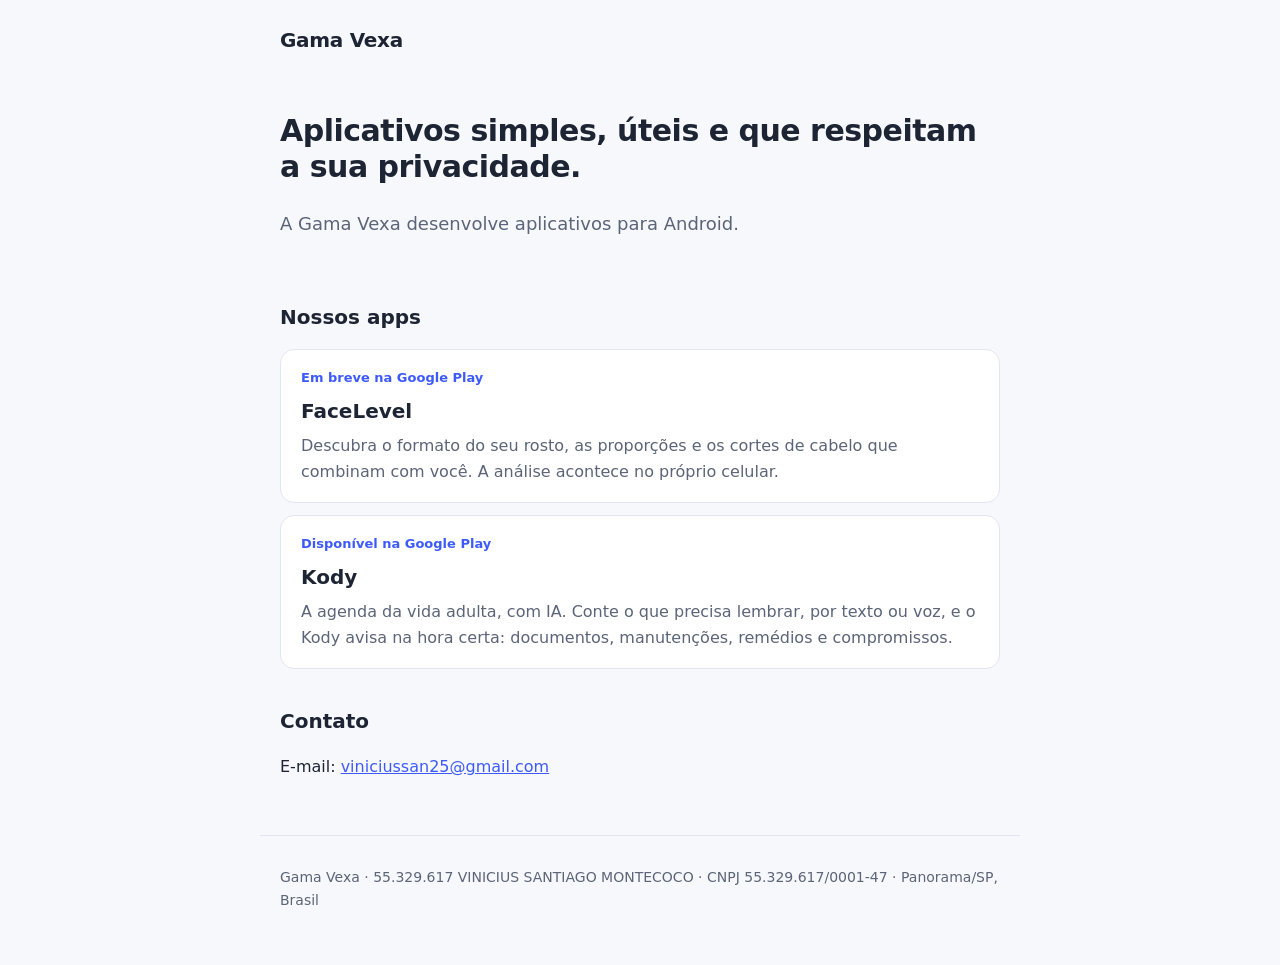
<file: index.html>
<!doctype html>
<html lang="pt-BR">
<head>
<meta charset="utf-8">
<meta name="viewport" content="width=device-width, initial-scale=1">
<title>Gama Vexa</title>
<meta name="description" content="Gama Vexa desenvolve aplicativos para Android.">
<link rel="stylesheet" href="estilo.css">
</head>
<body>
<header class="topo">
  <a class="marca" href="./">Gama Vexa</a>
</header>

<main>
  <section class="hero">
    <h1>Aplicativos simples, úteis e que respeitam a sua privacidade.</h1>
    <p>A Gama Vexa desenvolve aplicativos para Android.</p>
  </section>

  <section>
    <h2>Nossos apps</h2>
    <a class="card" href="facelevel/">
      <span class="selo">Em breve na Google Play</span>
      <strong>FaceLevel</strong>
      <span>Descubra o formato do seu rosto, as proporções e os cortes de cabelo que combinam com você. A análise acontece no próprio celular.</span>
    </a>
    <a class="card" href="kody/" style="margin-top: 12px">
      <span class="selo">Disponível na Google Play</span>
      <strong>Kody</strong>
      <span>A agenda da vida adulta, com IA. Conte o que precisa lembrar, por texto ou voz, e o Kody avisa na hora certa: documentos, manutenções, remédios e compromissos.</span>
    </a>
  </section>

  <section>
    <h2>Contato</h2>
    <p>E-mail: <a href="mailto:viniciussan25@gmail.com">viniciussan25@gmail.com</a></p>
  </section>
</main>

<footer>
  <p>Gama Vexa · 55.329.617 VINICIUS SANTIAGO MONTECOCO · CNPJ 55.329.617/0001-47 · Panorama/SP, Brasil</p>
</footer>
</body>
</html>
</file>
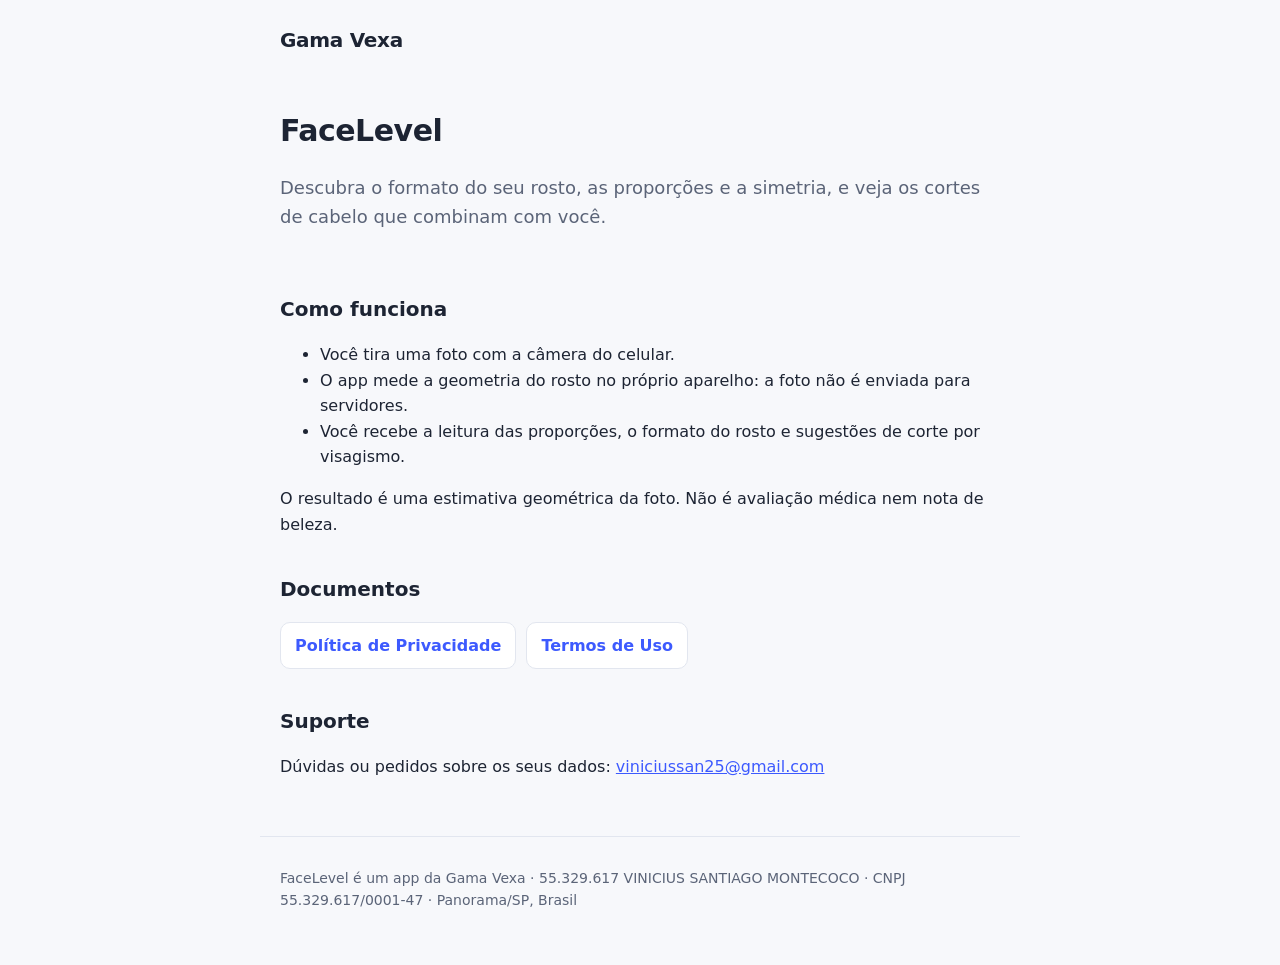
<file: facelevel/index.html>
<!doctype html>
<html lang="pt-BR">
<head>
<meta charset="utf-8">
<meta name="viewport" content="width=device-width, initial-scale=1">
<title>FaceLevel</title>
<meta name="description" content="FaceLevel: formato do rosto, proporções e cortes de cabelo que combinam com você.">
<link rel="stylesheet" href="../estilo.css">
</head>
<body>
<header class="topo">
  <a class="marca" href="../">Gama Vexa</a>
</header>

<main>
  <section class="hero">
    <h1>FaceLevel</h1>
    <p>Descubra o formato do seu rosto, as proporções e a simetria, e veja os cortes de cabelo que combinam com você.</p>
  </section>

  <section>
    <h2>Como funciona</h2>
    <ul>
      <li>Você tira uma foto com a câmera do celular.</li>
      <li>O app mede a geometria do rosto no próprio aparelho: a foto não é enviada para servidores.</li>
      <li>Você recebe a leitura das proporções, o formato do rosto e sugestões de corte por visagismo.</li>
    </ul>
    <p>O resultado é uma estimativa geométrica da foto. Não é avaliação médica nem nota de beleza.</p>
  </section>

  <section>
    <h2>Documentos</h2>
    <ul class="links">
      <li><a href="privacidade.html">Política de Privacidade</a></li>
      <li><a href="termos.html">Termos de Uso</a></li>
    </ul>
  </section>

  <section>
    <h2>Suporte</h2>
    <p>Dúvidas ou pedidos sobre os seus dados: <a href="mailto:viniciussan25@gmail.com">viniciussan25@gmail.com</a></p>
  </section>
</main>

<footer>
  <p>FaceLevel é um app da Gama Vexa · 55.329.617 VINICIUS SANTIAGO MONTECOCO · CNPJ 55.329.617/0001-47 · Panorama/SP, Brasil</p>
</footer>
</body>
</html>
</file>
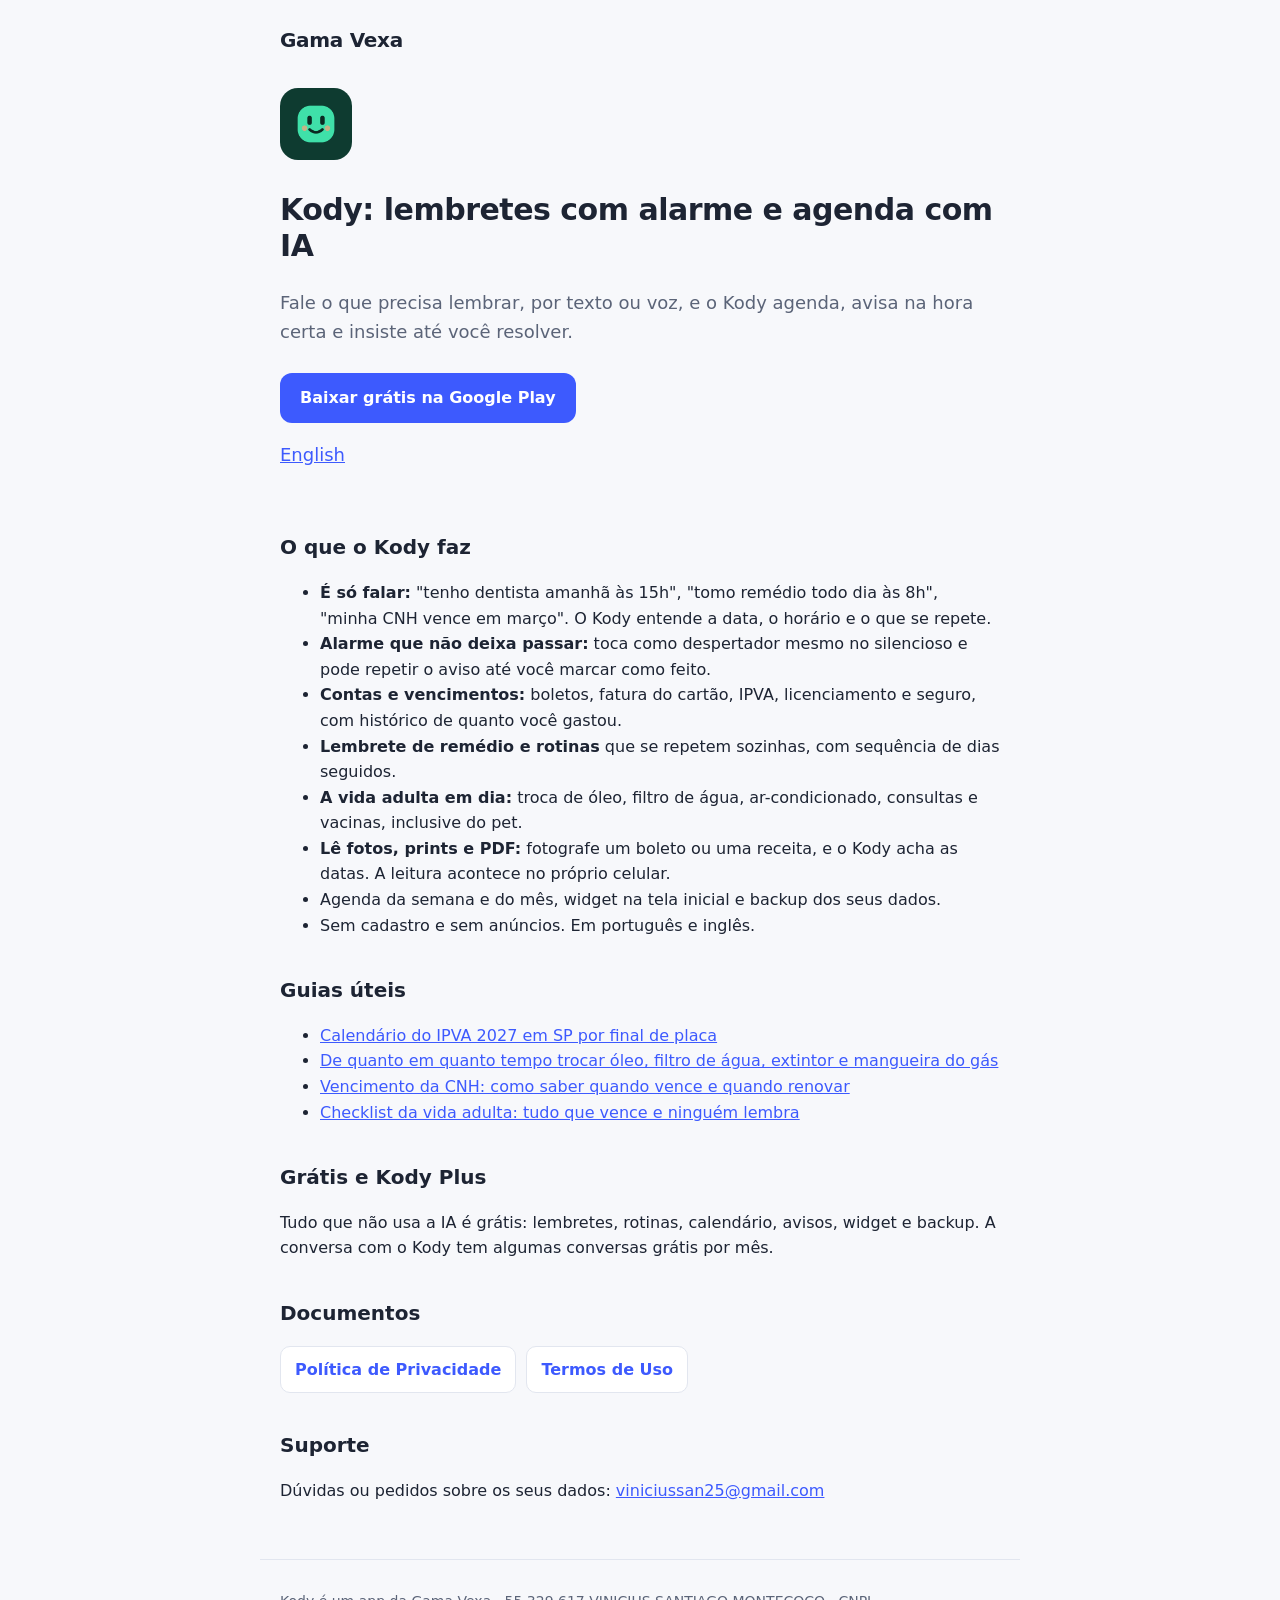
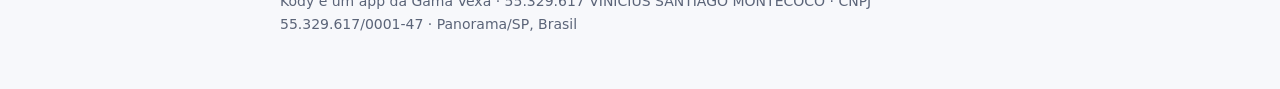
<file: kody/index.html>
<!doctype html>
<html lang="pt-BR">
<head>
<meta charset="utf-8">
<meta name="viewport" content="width=device-width, initial-scale=1">
<title>Kody: lembretes com alarme e agenda com IA para Android</title>
<meta name="description" content="Kody é um app de lembretes com alarme e IA: fale o que precisa lembrar e ele agenda, avisa na hora e insiste até você resolver. Contas, remédios, CNH, IPVA e mais. Grátis.">
<link rel="canonical" href="https://gamavexa.github.io/kody/">
<link rel="alternate" hreflang="pt-BR" href="https://gamavexa.github.io/kody/">
<link rel="alternate" hreflang="en" href="https://gamavexa.github.io/kody/en.html">
<meta property="og:type" content="website">
<meta property="og:locale" content="pt_BR">
<meta property="og:title" content="Kody: lembretes com alarme e agenda com IA">
<meta property="og:description" content="Fale o que precisa lembrar e o Kody agenda, avisa na hora e insiste até você resolver. Grátis na Google Play.">
<meta property="og:url" content="https://gamavexa.github.io/kody/">
<meta property="og:image" content="https://gamavexa.github.io/kody/img/kody-banner-pt.png">
<meta name="twitter:card" content="summary_large_image">
<link rel="icon" href="img/kody-icone.png">
<link rel="stylesheet" href="../estilo.css">
<script type="application/ld+json">
{
  "@context": "https://schema.org",
  "@type": "SoftwareApplication",
  "name": "Kody: Lembretes e Agenda IA",
  "operatingSystem": "Android",
  "applicationCategory": "ProductivityApplication",
  "inLanguage": ["pt-BR", "en"],
  "description": "App de lembretes com alarme e inteligência artificial: fale o que precisa lembrar e o Kody agenda, avisa na hora e insiste até você resolver.",
  "image": "https://gamavexa.github.io/kody/img/kody-icone.png",
  "url": "https://gamavexa.github.io/kody/",
  "downloadUrl": "https://play.google.com/store/apps/details?id=com.kody.app",
  "offers": { "@type": "Offer", "price": "0", "priceCurrency": "BRL" },
  "publisher": { "@type": "Organization", "name": "Gama Vexa", "url": "https://gamavexa.github.io/" }
}
</script>
</head>
<body>
<header class="topo">
  <a class="marca" href="../">Gama Vexa</a>
</header>

<main>
  <section class="hero">
    <img class="icone-app" src="img/kody-icone.png" alt="Ícone do Kody">
    <h1>Kody: lembretes com alarme e agenda com IA</h1>
    <p>Fale o que precisa lembrar, por texto ou voz, e o Kody agenda, avisa na hora certa e insiste até você resolver.</p>
    <a class="botao" href="https://play.google.com/store/apps/details?id=com.kody.app&amp;referrer=utm_source%3Dsite%26utm_medium%3Dpagina-kody">Baixar grátis na Google Play</a>
    <p><a href="en.html">English</a></p>
  </section>

  <section>
    <h2>O que o Kody faz</h2>
    <ul>
      <li><strong>É só falar:</strong> "tenho dentista amanhã às 15h", "tomo remédio todo dia às 8h", "minha CNH vence em março". O Kody entende a data, o horário e o que se repete.</li>
      <li><strong>Alarme que não deixa passar:</strong> toca como despertador mesmo no silencioso e pode repetir o aviso até você marcar como feito.</li>
      <li><strong>Contas e vencimentos:</strong> boletos, fatura do cartão, IPVA, licenciamento e seguro, com histórico de quanto você gastou.</li>
      <li><strong>Lembrete de remédio e rotinas</strong> que se repetem sozinhas, com sequência de dias seguidos.</li>
      <li><strong>A vida adulta em dia:</strong> troca de óleo, filtro de água, ar-condicionado, consultas e vacinas, inclusive do pet.</li>
      <li><strong>Lê fotos, prints e PDF:</strong> fotografe um boleto ou uma receita, e o Kody acha as datas. A leitura acontece no próprio celular.</li>
      <li>Agenda da semana e do mês, widget na tela inicial e backup dos seus dados.</li>
      <li>Sem cadastro e sem anúncios. Em português e inglês.</li>
    </ul>
  </section>

  <section>
    <h2>Guias úteis</h2>
    <ul>
      <li><a href="ipva-2027-sp.html">Calendário do IPVA 2027 em SP por final de placa</a></li>
      <li><a href="de-quanto-em-quanto-tempo-trocar.html">De quanto em quanto tempo trocar óleo, filtro de água, extintor e mangueira do gás</a></li>
      <li><a href="vencimento-cnh.html">Vencimento da CNH: como saber quando vence e quando renovar</a></li>
      <li><a href="checklist-vida-adulta.html">Checklist da vida adulta: tudo que vence e ninguém lembra</a></li>
    </ul>
  </section>

  <section>
    <h2>Grátis e Kody Plus</h2>
    <p>Tudo que não usa a IA é grátis: lembretes, rotinas, calendário, avisos, widget e backup. A conversa com o Kody tem algumas conversas grátis por mês.</p>
  </section>

  <section>
    <h2>Documentos</h2>
    <ul class="links">
      <li><a href="privacidade.html">Política de Privacidade</a></li>
      <li><a href="termos.html">Termos de Uso</a></li>
    </ul>
  </section>

  <section>
    <h2>Suporte</h2>
    <p>Dúvidas ou pedidos sobre os seus dados: <a href="mailto:viniciussan25@gmail.com">viniciussan25@gmail.com</a></p>
  </section>
</main>

<footer>
  <p>Kody é um app da Gama Vexa · 55.329.617 VINICIUS SANTIAGO MONTECOCO · CNPJ 55.329.617/0001-47 · Panorama/SP, Brasil</p>
</footer>
</body>
</html>
</file>
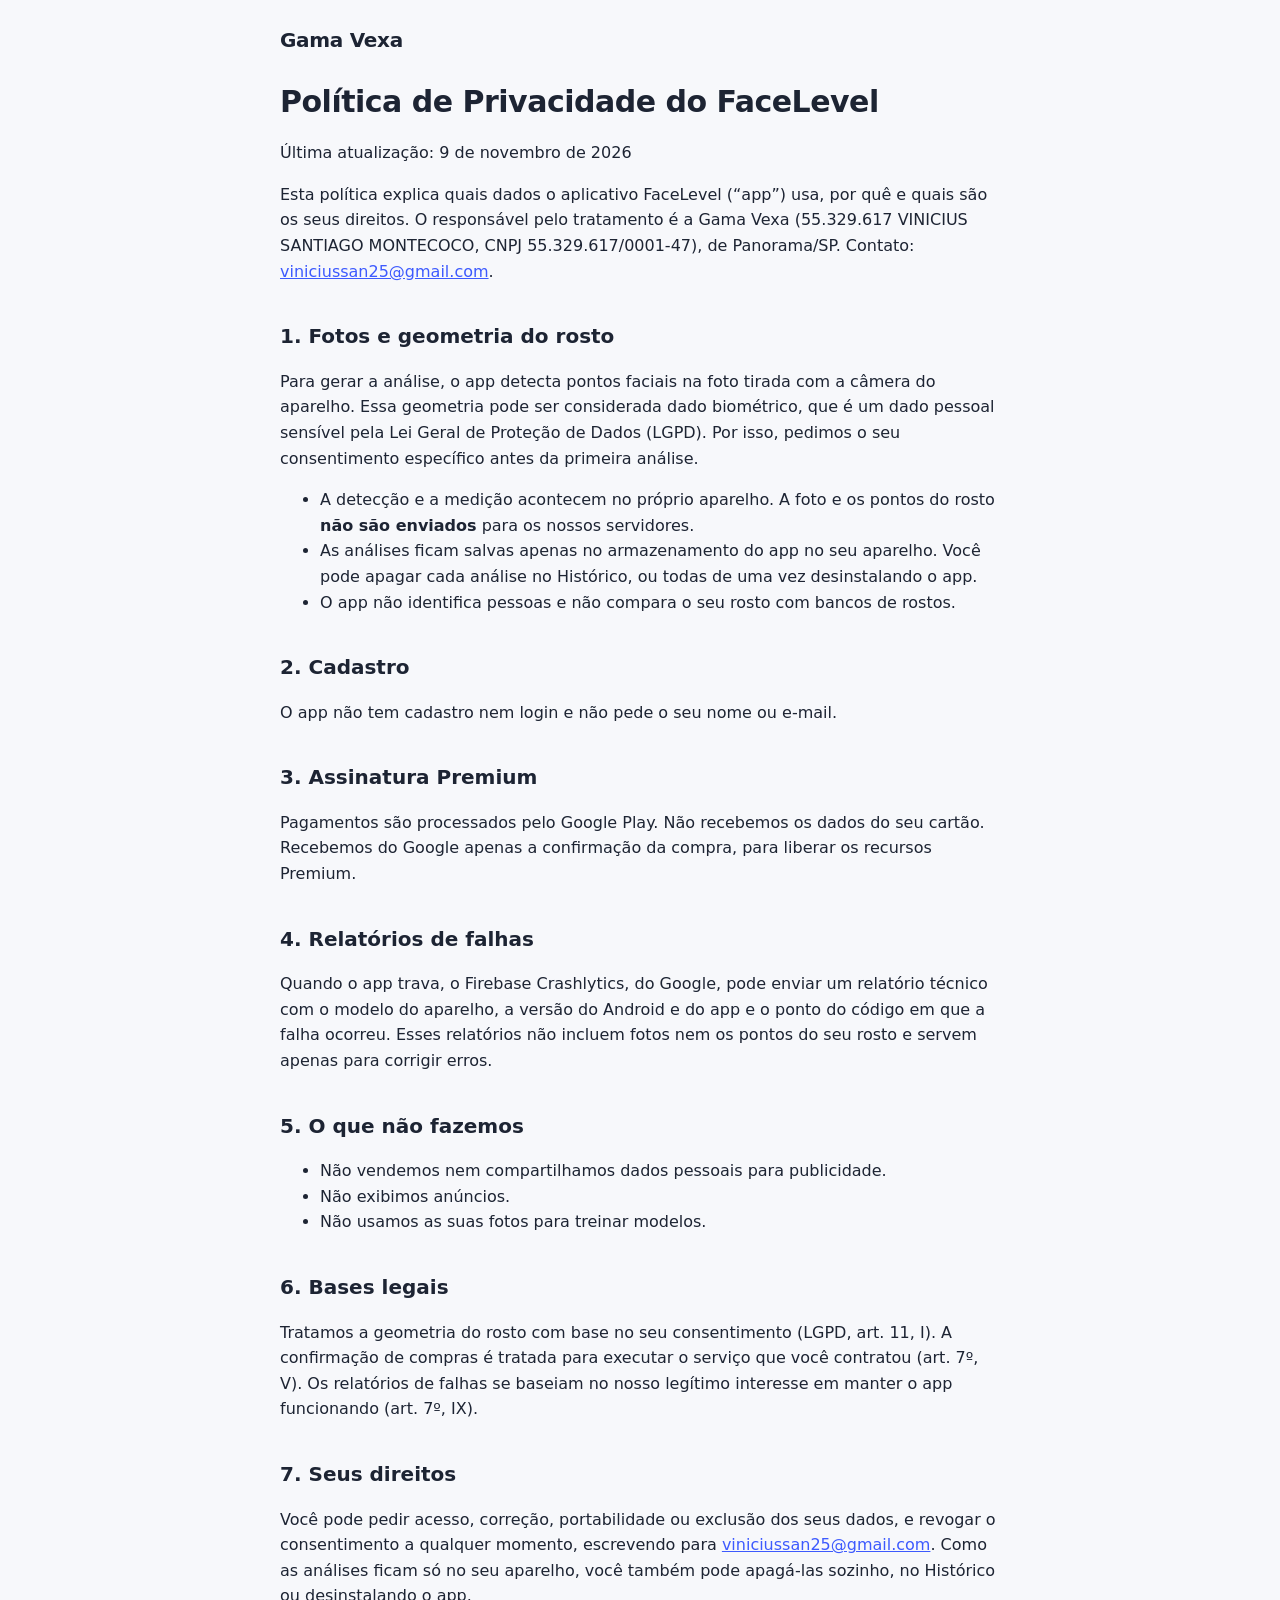
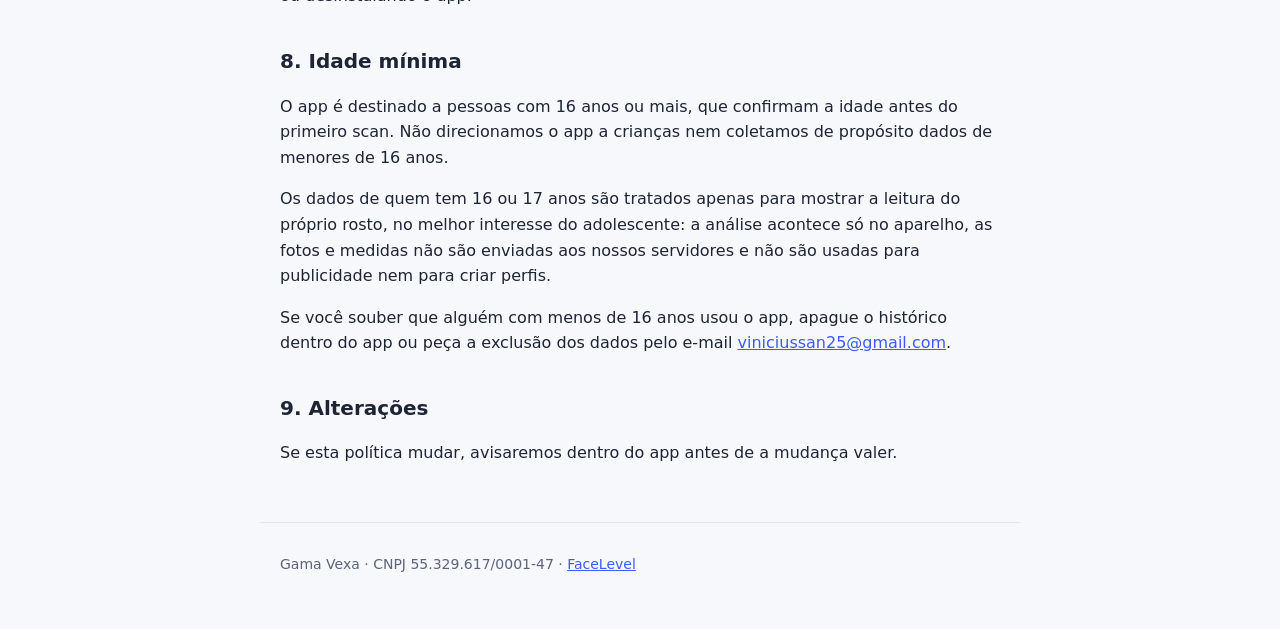
<file: facelevel/privacidade.html>
<!doctype html>
<html lang="pt-BR">
<head>
<meta charset="utf-8">
<meta name="viewport" content="width=device-width, initial-scale=1">
<title>Política de Privacidade do FaceLevel</title>
<link rel="stylesheet" href="../estilo.css">
</head>
<body>
<header class="topo">
  <a class="marca" href="../">Gama Vexa</a>
</header>

<main>
<h1>Política de Privacidade do FaceLevel</h1>
<p>Última atualização: 9 de novembro de 2026</p>

<p>Esta política explica quais dados o aplicativo FaceLevel (“app”) usa, por quê e quais são os seus direitos. O responsável pelo tratamento é a Gama Vexa (55.329.617 VINICIUS SANTIAGO MONTECOCO, CNPJ 55.329.617/0001-47), de Panorama/SP. Contato: <a href="mailto:viniciussan25@gmail.com">viniciussan25@gmail.com</a>.</p>

<h2>1. Fotos e geometria do rosto</h2>
<p>Para gerar a análise, o app detecta pontos faciais na foto tirada com a câmera do aparelho. Essa geometria pode ser considerada dado biométrico, que é um dado pessoal sensível pela Lei Geral de Proteção de Dados (LGPD). Por isso, pedimos o seu consentimento específico antes da primeira análise.</p>
<ul>
  <li>A detecção e a medição acontecem no próprio aparelho. A foto e os pontos do rosto <strong>não são enviados</strong> para os nossos servidores.</li>
  <li>As análises ficam salvas apenas no armazenamento do app no seu aparelho. Você pode apagar cada análise no Histórico, ou todas de uma vez desinstalando o app.</li>
  <li>O app não identifica pessoas e não compara o seu rosto com bancos de rostos.</li>
</ul>

<h2>2. Cadastro</h2>
<p>O app não tem cadastro nem login e não pede o seu nome ou e-mail.</p>

<h2>3. Assinatura Premium</h2>
<p>Pagamentos são processados pelo Google Play. Não recebemos os dados do seu cartão. Recebemos do Google apenas a confirmação da compra, para liberar os recursos Premium.</p>

<h2>4. Relatórios de falhas</h2>
<p>Quando o app trava, o Firebase Crashlytics, do Google, pode enviar um relatório técnico com o modelo do aparelho, a versão do Android e do app e o ponto do código em que a falha ocorreu. Esses relatórios não incluem fotos nem os pontos do seu rosto e servem apenas para corrigir erros.</p>

<h2>5. O que não fazemos</h2>
<ul>
  <li>Não vendemos nem compartilhamos dados pessoais para publicidade.</li>
  <li>Não exibimos anúncios.</li>
  <li>Não usamos as suas fotos para treinar modelos.</li>
</ul>

<h2>6. Bases legais</h2>
<p>Tratamos a geometria do rosto com base no seu consentimento (LGPD, art. 11, I). A confirmação de compras é tratada para executar o serviço que você contratou (art. 7º, V). Os relatórios de falhas se baseiam no nosso legítimo interesse em manter o app funcionando (art. 7º, IX).</p>

<h2>7. Seus direitos</h2>
<p>Você pode pedir acesso, correção, portabilidade ou exclusão dos seus dados, e revogar o consentimento a qualquer momento, escrevendo para <a href="mailto:viniciussan25@gmail.com">viniciussan25@gmail.com</a>. Como as análises ficam só no seu aparelho, você também pode apagá-las sozinho, no Histórico ou desinstalando o app.</p>

<h2>8. Idade mínima</h2>
<p>O app é destinado a pessoas com 16 anos ou mais, que confirmam a idade antes do primeiro scan. Não direcionamos o app a crianças nem coletamos de propósito dados de menores de 16 anos.</p>
<p>Os dados de quem tem 16 ou 17 anos são tratados apenas para mostrar a leitura do próprio rosto, no melhor interesse do adolescente: a análise acontece só no aparelho, as fotos e medidas não são enviadas aos nossos servidores e não são usadas para publicidade nem para criar perfis.</p>
<p>Se você souber que alguém com menos de 16 anos usou o app, apague o histórico dentro do app ou peça a exclusão dos dados pelo e-mail <a href="mailto:viniciussan25@gmail.com">viniciussan25@gmail.com</a>.</p>

<h2>9. Alterações</h2>
<p>Se esta política mudar, avisaremos dentro do app antes de a mudança valer.</p>
</main>

<footer>
  <p>Gama Vexa · CNPJ 55.329.617/0001-47 · <a href="./">FaceLevel</a></p>
</footer>
</body>
</html>
</file>
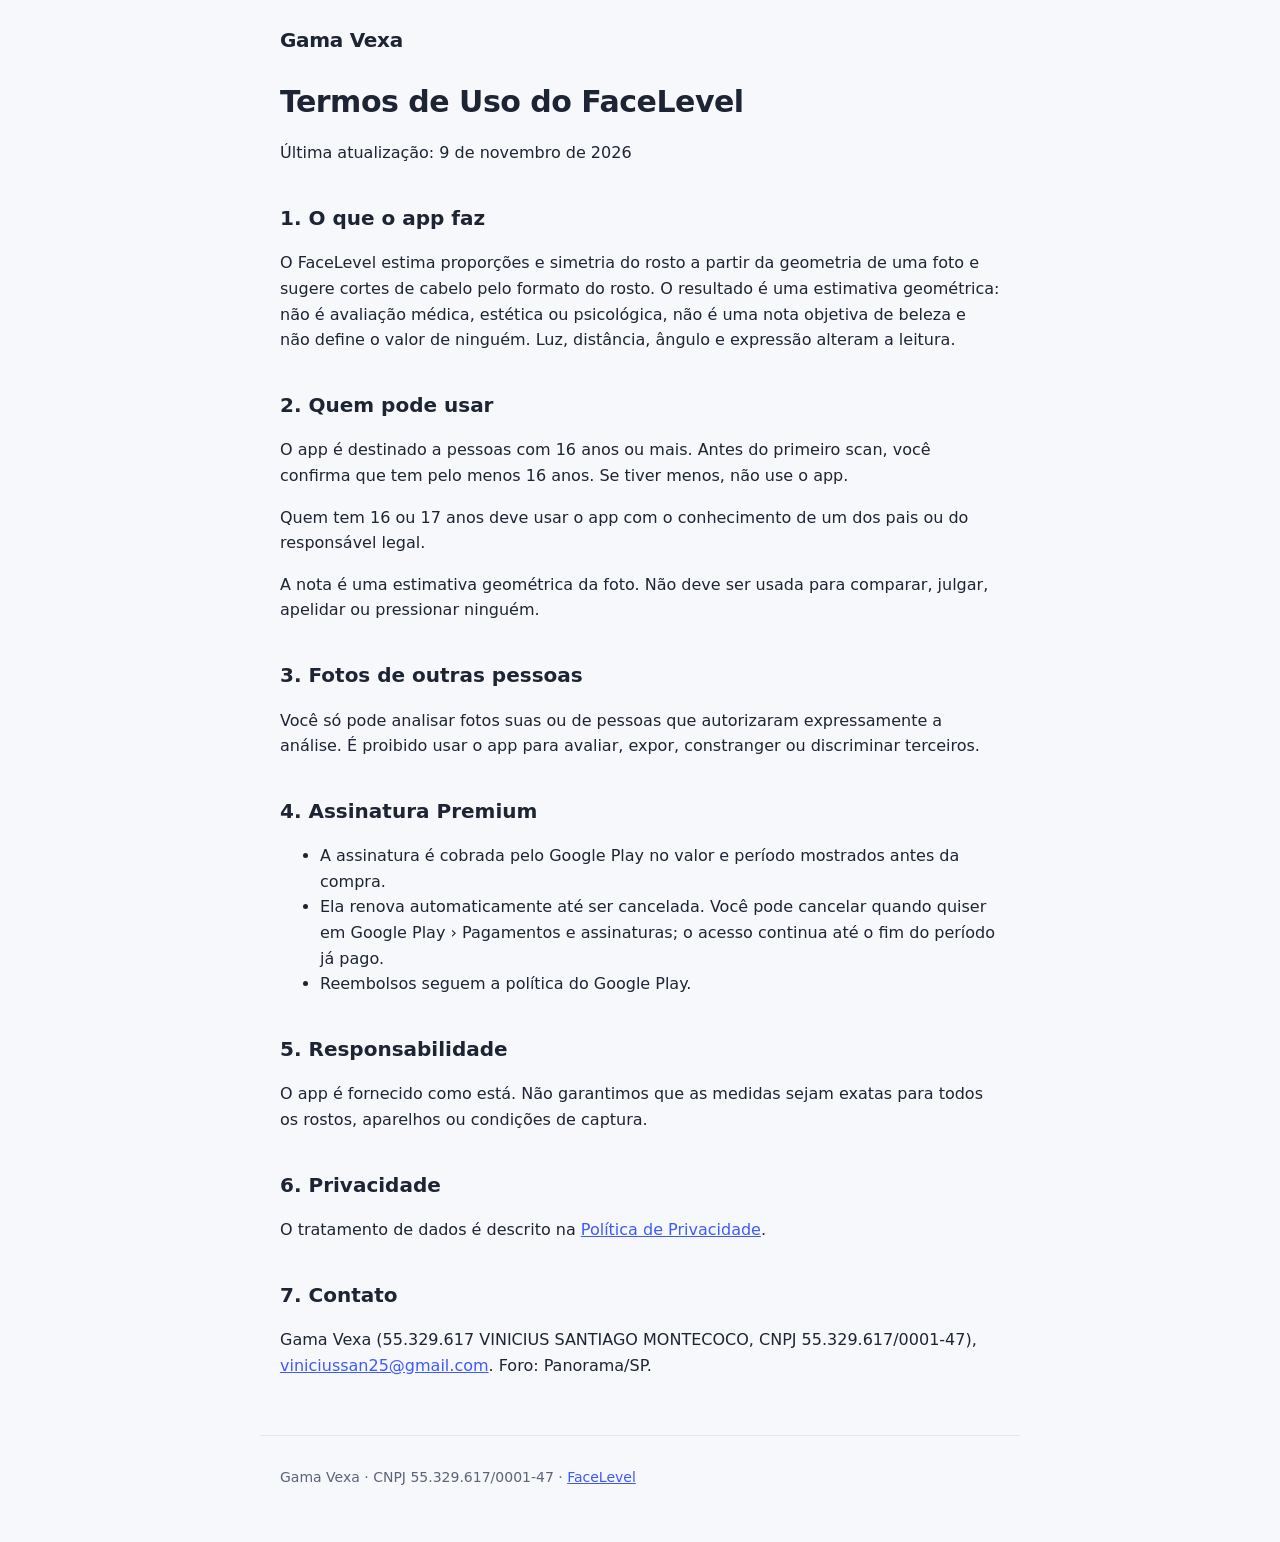
<file: facelevel/termos.html>
<!doctype html>
<html lang="pt-BR">
<head>
<meta charset="utf-8">
<meta name="viewport" content="width=device-width, initial-scale=1">
<title>Termos de Uso do FaceLevel</title>
<link rel="stylesheet" href="../estilo.css">
</head>
<body>
<header class="topo">
  <a class="marca" href="../">Gama Vexa</a>
</header>

<main>
<h1>Termos de Uso do FaceLevel</h1>
<p>Última atualização: 9 de novembro de 2026</p>

<h2>1. O que o app faz</h2>
<p>O FaceLevel estima proporções e simetria do rosto a partir da geometria de uma foto e sugere cortes de cabelo pelo formato do rosto. O resultado é uma estimativa geométrica: não é avaliação médica, estética ou psicológica, não é uma nota objetiva de beleza e não define o valor de ninguém. Luz, distância, ângulo e expressão alteram a leitura.</p>

<h2>2. Quem pode usar</h2>
<p>O app é destinado a pessoas com 16 anos ou mais. Antes do primeiro scan, você confirma que tem pelo menos 16 anos. Se tiver menos, não use o app.</p>
<p>Quem tem 16 ou 17 anos deve usar o app com o conhecimento de um dos pais ou do responsável legal.</p>
<p>A nota é uma estimativa geométrica da foto. Não deve ser usada para comparar, julgar, apelidar ou pressionar ninguém.</p>

<h2>3. Fotos de outras pessoas</h2>
<p>Você só pode analisar fotos suas ou de pessoas que autorizaram expressamente a análise. É proibido usar o app para avaliar, expor, constranger ou discriminar terceiros.</p>

<h2>4. Assinatura Premium</h2>
<ul>
  <li>A assinatura é cobrada pelo Google Play no valor e período mostrados antes da compra.</li>
  <li>Ela renova automaticamente até ser cancelada. Você pode cancelar quando quiser em Google Play › Pagamentos e assinaturas; o acesso continua até o fim do período já pago.</li>
  <li>Reembolsos seguem a política do Google Play.</li>
</ul>

<h2>5. Responsabilidade</h2>
<p>O app é fornecido como está. Não garantimos que as medidas sejam exatas para todos os rostos, aparelhos ou condições de captura.</p>

<h2>6. Privacidade</h2>
<p>O tratamento de dados é descrito na <a href="privacidade.html">Política de Privacidade</a>.</p>

<h2>7. Contato</h2>
<p>Gama Vexa (55.329.617 VINICIUS SANTIAGO MONTECOCO, CNPJ 55.329.617/0001-47), <a href="mailto:viniciussan25@gmail.com">viniciussan25@gmail.com</a>. Foro: Panorama/SP.</p>
</main>

<footer>
  <p>Gama Vexa · CNPJ 55.329.617/0001-47 · <a href="./">FaceLevel</a></p>
</footer>
</body>
</html>
</file>
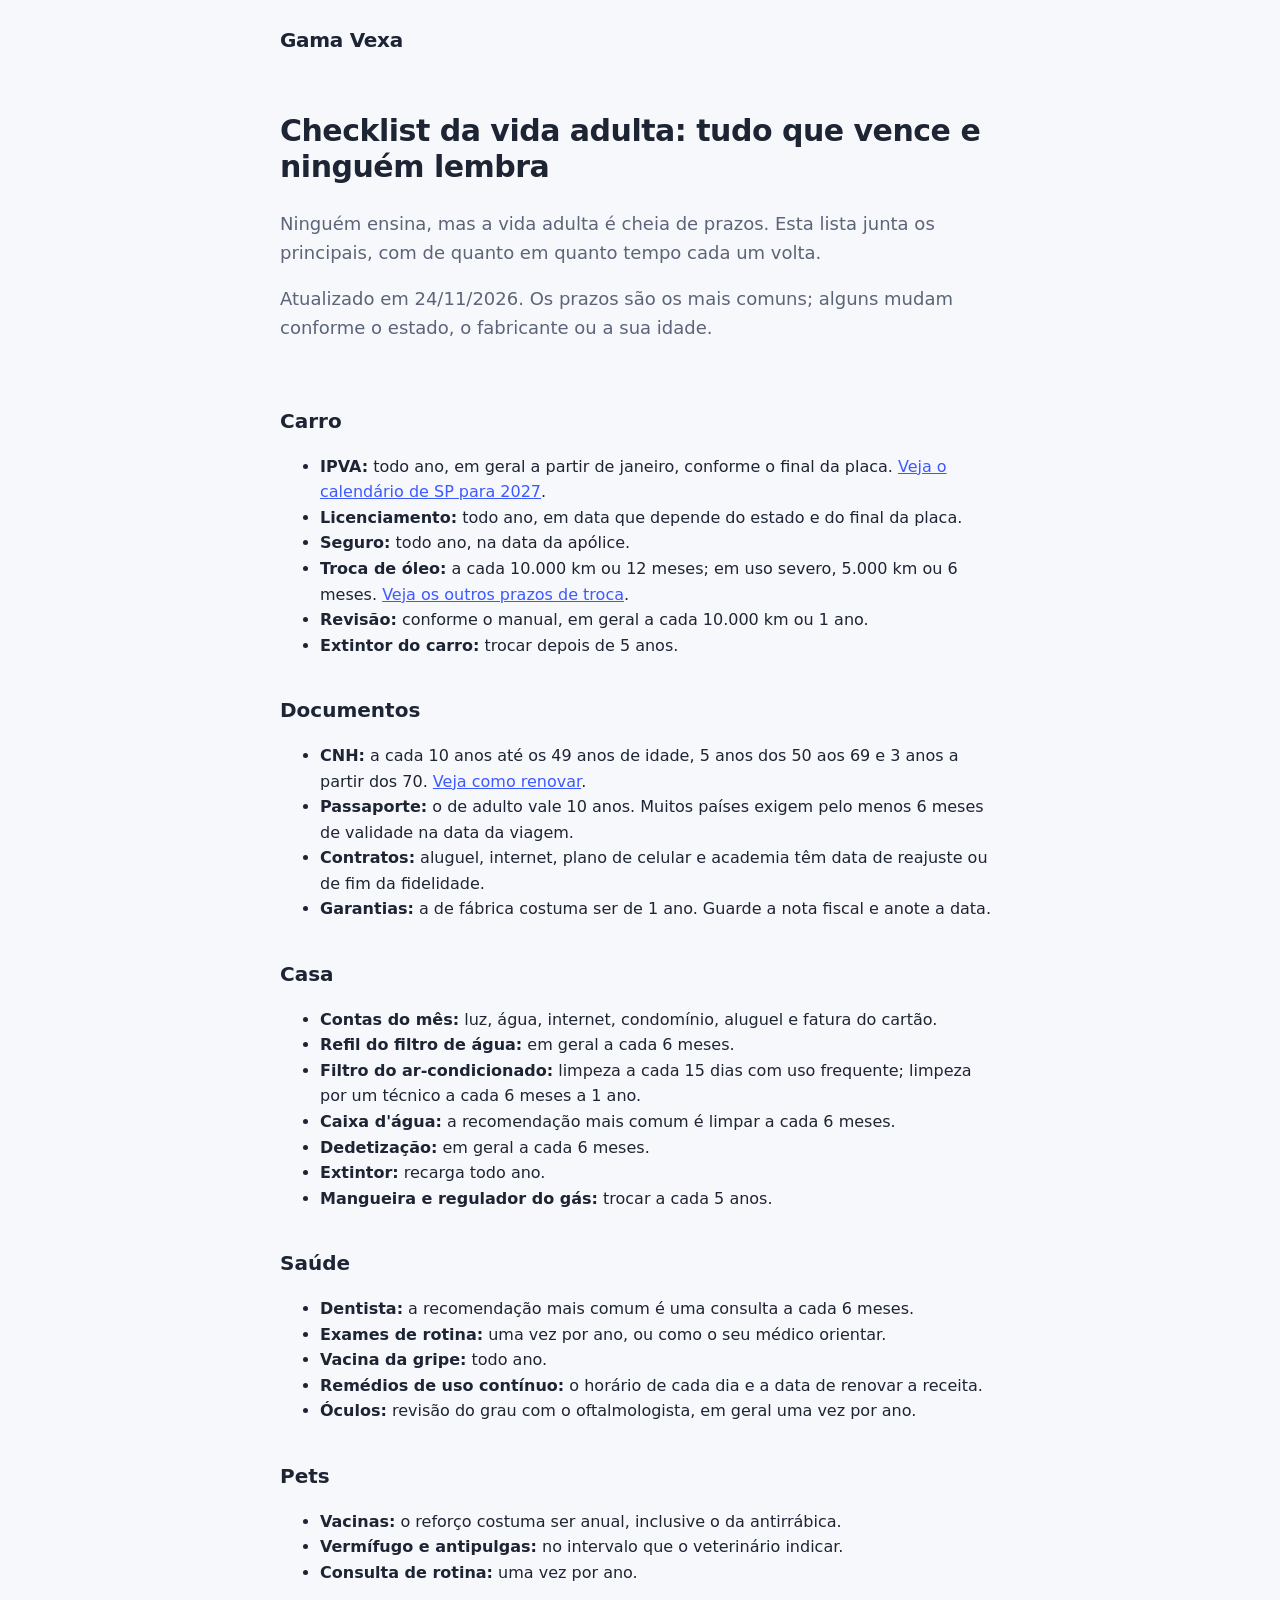
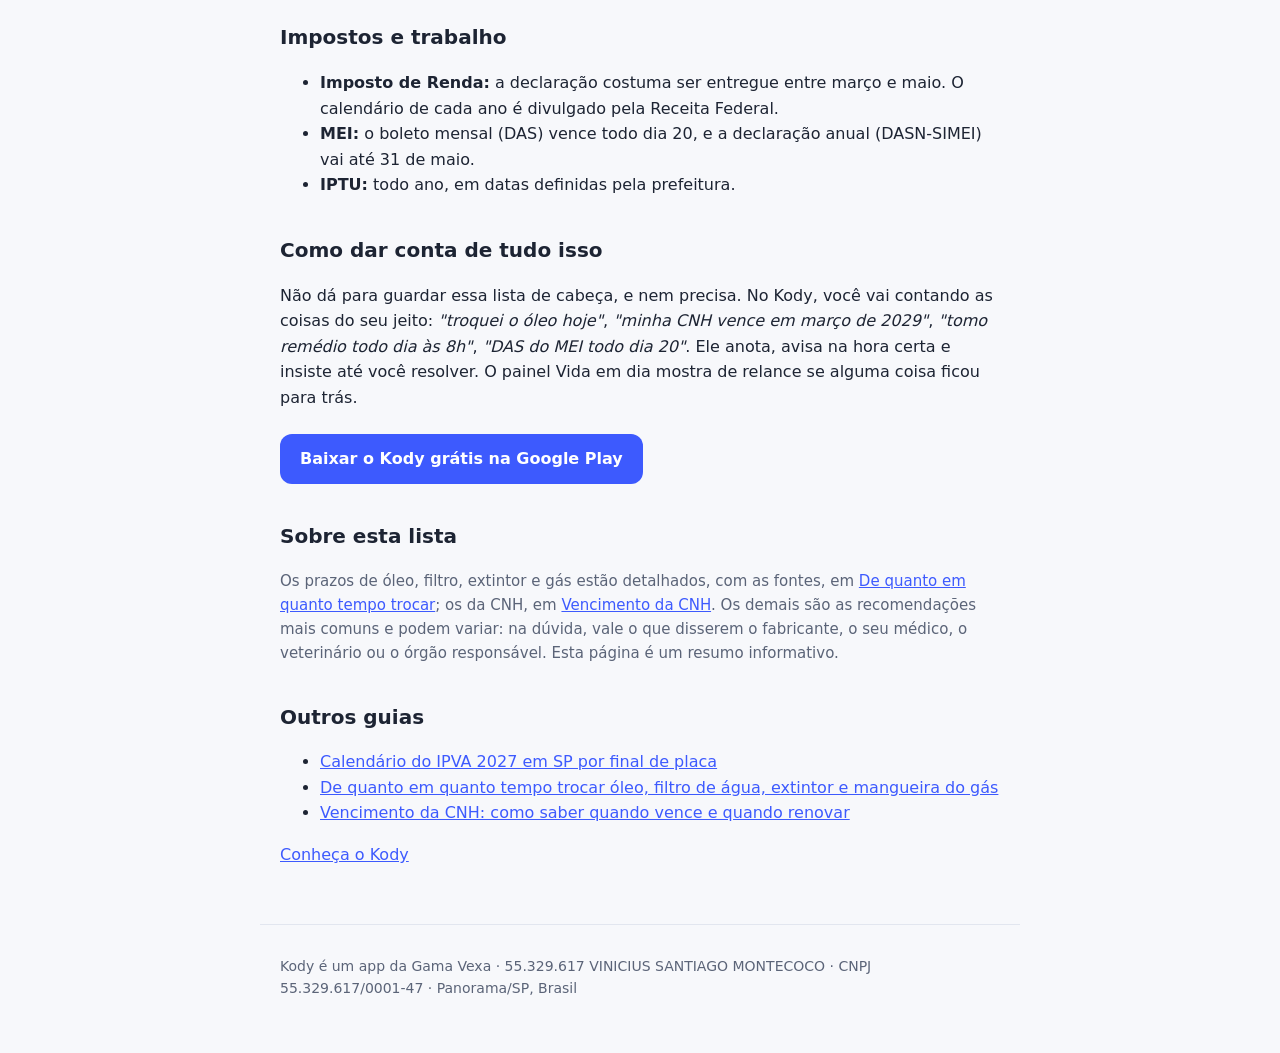
<file: kody/checklist-vida-adulta.html>
<!doctype html>
<html lang="pt-BR">
<head>
<meta charset="utf-8">
<meta name="viewport" content="width=device-width, initial-scale=1">
<title>Checklist da vida adulta: tudo que vence e ninguém lembra</title>
<meta name="description" content="Lista do que tem prazo na vida adulta: documentos, carro, casa, saúde, pets e impostos, com de quanto em quanto tempo cada coisa vence ou precisa ser feita.">
<link rel="canonical" href="https://gamavexa.github.io/kody/checklist-vida-adulta.html">
<meta property="og:type" content="article">
<meta property="og:locale" content="pt_BR">
<meta property="og:title" content="Checklist da vida adulta: tudo que vence e ninguém lembra">
<meta property="og:description" content="Documentos, carro, casa, saúde, pets e impostos: o que tem prazo e de quanto em quanto tempo.">
<meta property="og:url" content="https://gamavexa.github.io/kody/checklist-vida-adulta.html">
<meta property="og:image" content="https://gamavexa.github.io/kody/img/kody-banner-pt.png">
<link rel="icon" href="img/kody-icone.png">
<link rel="stylesheet" href="../estilo.css">
<script type="application/ld+json">
{
  "@context": "https://schema.org",
  "@type": "Article",
  "headline": "Checklist da vida adulta: tudo que vence e ninguém lembra",
  "datePublished": "2026-11-24",
  "dateModified": "2026-11-24",
  "inLanguage": "pt-BR",
  "author": { "@type": "Organization", "name": "Gama Vexa", "url": "https://gamavexa.github.io/" },
  "publisher": { "@type": "Organization", "name": "Gama Vexa" }
}
</script>
</head>
<body>
<header class="topo">
  <a class="marca" href="../">Gama Vexa</a>
</header>

<main>
  <section class="hero">
    <h1>Checklist da vida adulta: tudo que vence e ninguém lembra</h1>
    <p>Ninguém ensina, mas a vida adulta é cheia de prazos. Esta lista junta os principais, com de quanto em quanto tempo cada um volta.</p>
    <p class="nota">Atualizado em 24/11/2026. Os prazos são os mais comuns; alguns mudam conforme o estado, o fabricante ou a sua idade.</p>
  </section>

  <section>
    <h2>Carro</h2>
    <ul>
      <li><strong>IPVA:</strong> todo ano, em geral a partir de janeiro, conforme o final da placa. <a href="ipva-2027-sp.html">Veja o calendário de SP para 2027</a>.</li>
      <li><strong>Licenciamento:</strong> todo ano, em data que depende do estado e do final da placa.</li>
      <li><strong>Seguro:</strong> todo ano, na data da apólice.</li>
      <li><strong>Troca de óleo:</strong> a cada 10.000 km ou 12 meses; em uso severo, 5.000 km ou 6 meses. <a href="de-quanto-em-quanto-tempo-trocar.html">Veja os outros prazos de troca</a>.</li>
      <li><strong>Revisão:</strong> conforme o manual, em geral a cada 10.000 km ou 1 ano.</li>
      <li><strong>Extintor do carro:</strong> trocar depois de 5 anos.</li>
    </ul>
  </section>

  <section>
    <h2>Documentos</h2>
    <ul>
      <li><strong>CNH:</strong> a cada 10 anos até os 49 anos de idade, 5 anos dos 50 aos 69 e 3 anos a partir dos 70. <a href="vencimento-cnh.html">Veja como renovar</a>.</li>
      <li><strong>Passaporte:</strong> o de adulto vale 10 anos. Muitos países exigem pelo menos 6 meses de validade na data da viagem.</li>
      <li><strong>Contratos:</strong> aluguel, internet, plano de celular e academia têm data de reajuste ou de fim da fidelidade.</li>
      <li><strong>Garantias:</strong> a de fábrica costuma ser de 1 ano. Guarde a nota fiscal e anote a data.</li>
    </ul>
  </section>

  <section>
    <h2>Casa</h2>
    <ul>
      <li><strong>Contas do mês:</strong> luz, água, internet, condomínio, aluguel e fatura do cartão.</li>
      <li><strong>Refil do filtro de água:</strong> em geral a cada 6 meses.</li>
      <li><strong>Filtro do ar-condicionado:</strong> limpeza a cada 15 dias com uso frequente; limpeza por um técnico a cada 6 meses a 1 ano.</li>
      <li><strong>Caixa d'água:</strong> a recomendação mais comum é limpar a cada 6 meses.</li>
      <li><strong>Dedetização:</strong> em geral a cada 6 meses.</li>
      <li><strong>Extintor:</strong> recarga todo ano.</li>
      <li><strong>Mangueira e regulador do gás:</strong> trocar a cada 5 anos.</li>
    </ul>
  </section>

  <section>
    <h2>Saúde</h2>
    <ul>
      <li><strong>Dentista:</strong> a recomendação mais comum é uma consulta a cada 6 meses.</li>
      <li><strong>Exames de rotina:</strong> uma vez por ano, ou como o seu médico orientar.</li>
      <li><strong>Vacina da gripe:</strong> todo ano.</li>
      <li><strong>Remédios de uso contínuo:</strong> o horário de cada dia e a data de renovar a receita.</li>
      <li><strong>Óculos:</strong> revisão do grau com o oftalmologista, em geral uma vez por ano.</li>
    </ul>
  </section>

  <section>
    <h2>Pets</h2>
    <ul>
      <li><strong>Vacinas:</strong> o reforço costuma ser anual, inclusive o da antirrábica.</li>
      <li><strong>Vermífugo e antipulgas:</strong> no intervalo que o veterinário indicar.</li>
      <li><strong>Consulta de rotina:</strong> uma vez por ano.</li>
    </ul>
  </section>

  <section>
    <h2>Impostos e trabalho</h2>
    <ul>
      <li><strong>Imposto de Renda:</strong> a declaração costuma ser entregue entre março e maio. O calendário de cada ano é divulgado pela Receita Federal.</li>
      <li><strong>MEI:</strong> o boleto mensal (DAS) vence todo dia 20, e a declaração anual (DASN-SIMEI) vai até 31 de maio.</li>
      <li><strong>IPTU:</strong> todo ano, em datas definidas pela prefeitura.</li>
    </ul>
  </section>

  <section>
    <h2>Como dar conta de tudo isso</h2>
    <p>Não dá para guardar essa lista de cabeça, e nem precisa. No Kody, você vai contando as coisas do seu jeito: <em>"troquei o óleo hoje"</em>, <em>"minha CNH vence em março de 2029"</em>, <em>"tomo remédio todo dia às 8h"</em>, <em>"DAS do MEI todo dia 20"</em>. Ele anota, avisa na hora certa e insiste até você resolver. O painel Vida em dia mostra de relance se alguma coisa ficou para trás.</p>
    <a class="botao" href="https://play.google.com/store/apps/details?id=com.kody.app&amp;referrer=utm_source%3Dsite%26utm_medium%3Dguia-checklist">Baixar o Kody grátis na Google Play</a>
  </section>

  <section>
    <h2>Sobre esta lista</h2>
    <p class="nota">Os prazos de óleo, filtro, extintor e gás estão detalhados, com as fontes, em <a href="de-quanto-em-quanto-tempo-trocar.html">De quanto em quanto tempo trocar</a>; os da CNH, em <a href="vencimento-cnh.html">Vencimento da CNH</a>. Os demais são as recomendações mais comuns e podem variar: na dúvida, vale o que disserem o fabricante, o seu médico, o veterinário ou o órgão responsável. Esta página é um resumo informativo.</p>
  </section>

  <section>
    <h2>Outros guias</h2>
    <ul>
      <li><a href="ipva-2027-sp.html">Calendário do IPVA 2027 em SP por final de placa</a></li>
      <li><a href="de-quanto-em-quanto-tempo-trocar.html">De quanto em quanto tempo trocar óleo, filtro de água, extintor e mangueira do gás</a></li>
      <li><a href="vencimento-cnh.html">Vencimento da CNH: como saber quando vence e quando renovar</a></li>
    </ul>
    <p><a href="./">Conheça o Kody</a></p>
  </section>
</main>

<footer>
  <p>Kody é um app da Gama Vexa · 55.329.617 VINICIUS SANTIAGO MONTECOCO · CNPJ 55.329.617/0001-47 · Panorama/SP, Brasil</p>
</footer>
</body>
</html>
</file>
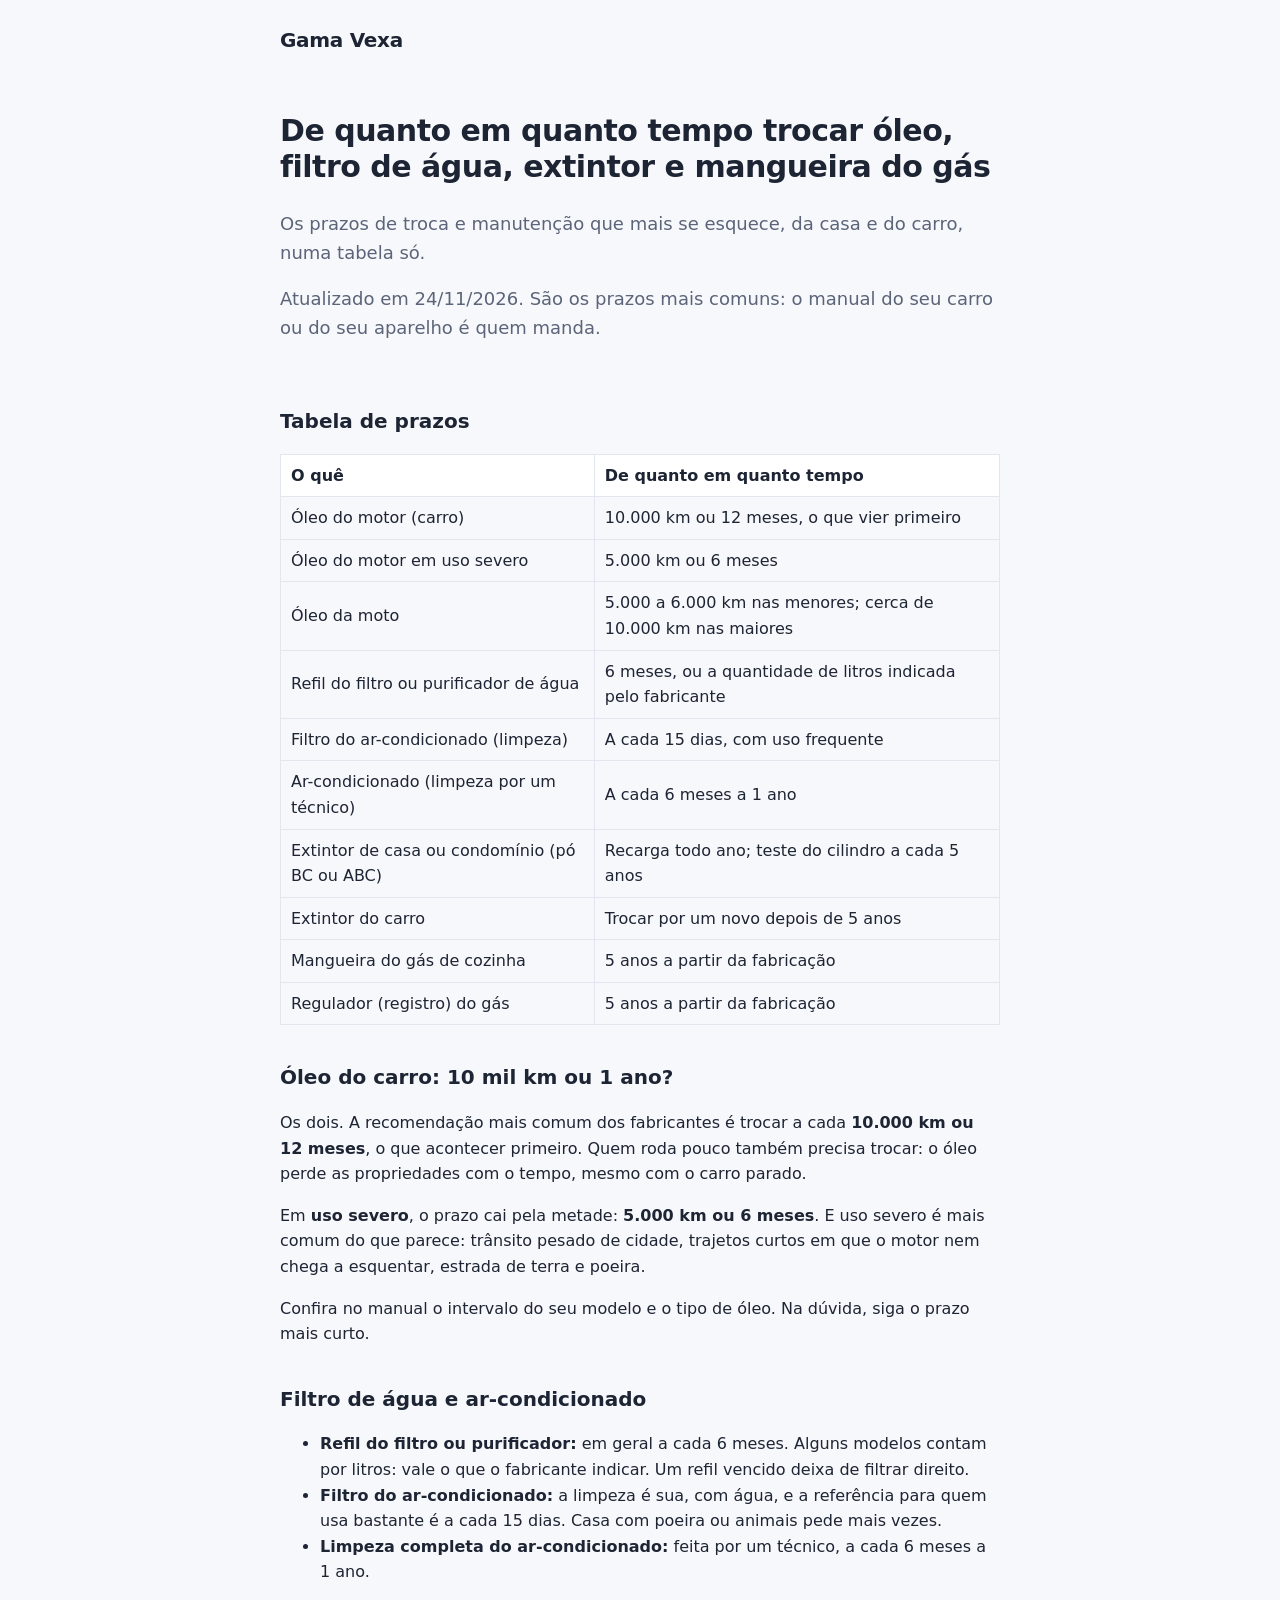
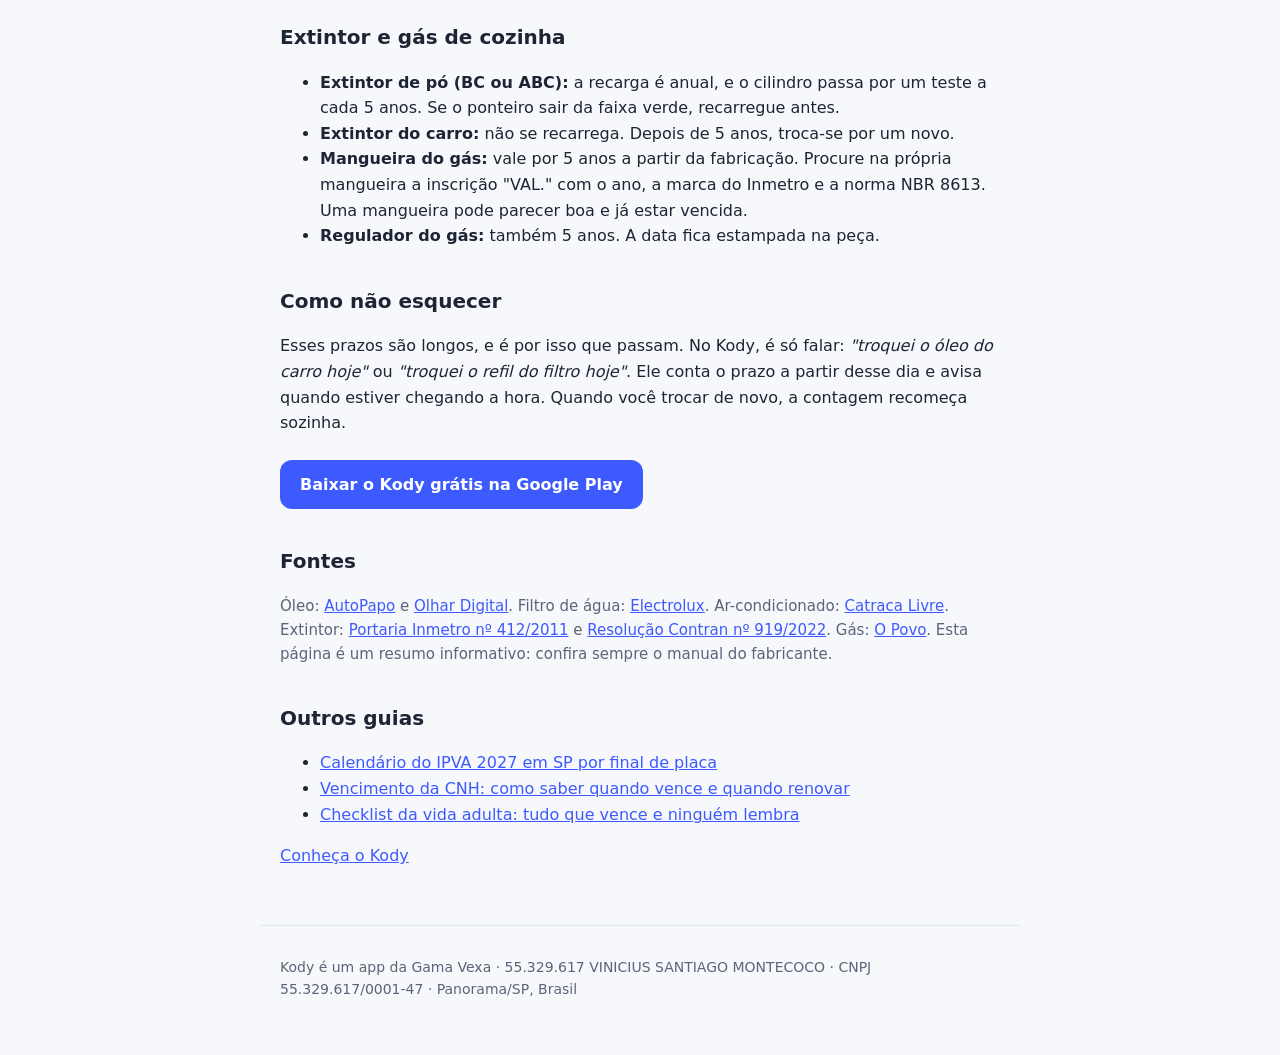
<file: kody/de-quanto-em-quanto-tempo-trocar.html>
<!doctype html>
<html lang="pt-BR">
<head>
<meta charset="utf-8">
<meta name="viewport" content="width=device-width, initial-scale=1">
<title>De quanto em quanto tempo trocar: óleo, filtro de água, ar-condicionado, extintor e gás</title>
<meta name="description" content="Tabela com os prazos de troca e manutenção da casa e do carro: óleo do motor, refil do filtro de água, limpeza do ar-condicionado, recarga do extintor, mangueira e regulador do gás.">
<link rel="canonical" href="https://gamavexa.github.io/kody/de-quanto-em-quanto-tempo-trocar.html">
<meta property="og:type" content="article">
<meta property="og:locale" content="pt_BR">
<meta property="og:title" content="De quanto em quanto tempo trocar: óleo, filtro de água, extintor e gás">
<meta property="og:description" content="Os prazos de troca e manutenção da casa e do carro numa tabela só.">
<meta property="og:url" content="https://gamavexa.github.io/kody/de-quanto-em-quanto-tempo-trocar.html">
<meta property="og:image" content="https://gamavexa.github.io/kody/img/kody-banner-pt.png">
<link rel="icon" href="img/kody-icone.png">
<link rel="stylesheet" href="../estilo.css">
<script type="application/ld+json">
{
  "@context": "https://schema.org",
  "@type": "Article",
  "headline": "De quanto em quanto tempo trocar: óleo, filtro de água, extintor e gás",
  "datePublished": "2026-11-24",
  "dateModified": "2026-11-24",
  "inLanguage": "pt-BR",
  "author": { "@type": "Organization", "name": "Gama Vexa", "url": "https://gamavexa.github.io/" },
  "publisher": { "@type": "Organization", "name": "Gama Vexa" }
}
</script>
</head>
<body>
<header class="topo">
  <a class="marca" href="../">Gama Vexa</a>
</header>

<main>
  <section class="hero">
    <h1>De quanto em quanto tempo trocar óleo, filtro de água, extintor e mangueira do gás</h1>
    <p>Os prazos de troca e manutenção que mais se esquece, da casa e do carro, numa tabela só.</p>
    <p class="nota">Atualizado em 24/11/2026. São os prazos mais comuns: o manual do seu carro ou do seu aparelho é quem manda.</p>
  </section>

  <section>
    <h2>Tabela de prazos</h2>
    <table>
      <thead><tr><th>O quê</th><th>De quanto em quanto tempo</th></tr></thead>
      <tbody>
        <tr><td>Óleo do motor (carro)</td><td>10.000 km ou 12 meses, o que vier primeiro</td></tr>
        <tr><td>Óleo do motor em uso severo</td><td>5.000 km ou 6 meses</td></tr>
        <tr><td>Óleo da moto</td><td>5.000 a 6.000 km nas menores; cerca de 10.000 km nas maiores</td></tr>
        <tr><td>Refil do filtro ou purificador de água</td><td>6 meses, ou a quantidade de litros indicada pelo fabricante</td></tr>
        <tr><td>Filtro do ar-condicionado (limpeza)</td><td>A cada 15 dias, com uso frequente</td></tr>
        <tr><td>Ar-condicionado (limpeza por um técnico)</td><td>A cada 6 meses a 1 ano</td></tr>
        <tr><td>Extintor de casa ou condomínio (pó BC ou ABC)</td><td>Recarga todo ano; teste do cilindro a cada 5 anos</td></tr>
        <tr><td>Extintor do carro</td><td>Trocar por um novo depois de 5 anos</td></tr>
        <tr><td>Mangueira do gás de cozinha</td><td>5 anos a partir da fabricação</td></tr>
        <tr><td>Regulador (registro) do gás</td><td>5 anos a partir da fabricação</td></tr>
      </tbody>
    </table>
  </section>

  <section>
    <h2>Óleo do carro: 10 mil km ou 1 ano?</h2>
    <p>Os dois. A recomendação mais comum dos fabricantes é trocar a cada <strong>10.000 km ou 12 meses</strong>, o que acontecer primeiro. Quem roda pouco também precisa trocar: o óleo perde as propriedades com o tempo, mesmo com o carro parado.</p>
    <p>Em <strong>uso severo</strong>, o prazo cai pela metade: <strong>5.000 km ou 6 meses</strong>. E uso severo é mais comum do que parece: trânsito pesado de cidade, trajetos curtos em que o motor nem chega a esquentar, estrada de terra e poeira.</p>
    <p>Confira no manual o intervalo do seu modelo e o tipo de óleo. Na dúvida, siga o prazo mais curto.</p>
  </section>

  <section>
    <h2>Filtro de água e ar-condicionado</h2>
    <ul>
      <li><strong>Refil do filtro ou purificador:</strong> em geral a cada 6 meses. Alguns modelos contam por litros: vale o que o fabricante indicar. Um refil vencido deixa de filtrar direito.</li>
      <li><strong>Filtro do ar-condicionado:</strong> a limpeza é sua, com água, e a referência para quem usa bastante é a cada 15 dias. Casa com poeira ou animais pede mais vezes.</li>
      <li><strong>Limpeza completa do ar-condicionado:</strong> feita por um técnico, a cada 6 meses a 1 ano.</li>
    </ul>
  </section>

  <section>
    <h2>Extintor e gás de cozinha</h2>
    <ul>
      <li><strong>Extintor de pó (BC ou ABC):</strong> a recarga é anual, e o cilindro passa por um teste a cada 5 anos. Se o ponteiro sair da faixa verde, recarregue antes.</li>
      <li><strong>Extintor do carro:</strong> não se recarrega. Depois de 5 anos, troca-se por um novo.</li>
      <li><strong>Mangueira do gás:</strong> vale por 5 anos a partir da fabricação. Procure na própria mangueira a inscrição "VAL." com o ano, a marca do Inmetro e a norma NBR 8613. Uma mangueira pode parecer boa e já estar vencida.</li>
      <li><strong>Regulador do gás:</strong> também 5 anos. A data fica estampada na peça.</li>
    </ul>
  </section>

  <section>
    <h2>Como não esquecer</h2>
    <p>Esses prazos são longos, e é por isso que passam. No Kody, é só falar: <em>"troquei o óleo do carro hoje"</em> ou <em>"troquei o refil do filtro hoje"</em>. Ele conta o prazo a partir desse dia e avisa quando estiver chegando a hora. Quando você trocar de novo, a contagem recomeça sozinha.</p>
    <a class="botao" href="https://play.google.com/store/apps/details?id=com.kody.app&amp;referrer=utm_source%3Dsite%26utm_medium%3Dguia-trocas">Baixar o Kody grátis na Google Play</a>
  </section>

  <section>
    <h2>Fontes</h2>
    <p class="nota">Óleo: <a href="https://autopapo.com.br/blog-do-boris/trocar-o-oleo-motor-saiba-prazo-correto/">AutoPapo</a> e <a href="https://olhardigital.com.br/2025/08/08/carros-e-tecnologia/quando-trocar-o-oleo-do-carro-nao-e-sempre-apos-10-mil-km-rodados/">Olhar Digital</a>. Filtro de água: <a href="https://loja.electrolux.com.br/pecas-e-acessorios/filtros-e-refis">Electrolux</a>. Ar-condicionado: <a href="https://catracalivre.com.br/noticias/especialistas-em-climatizacao-concordam-lave-o-filtro-do-aparelho-a-cada-15-dias/">Catraca Livre</a>. Extintor: <a href="https://www.normasbrasil.com.br/norma/portaria-412-2011_232728.html">Portaria Inmetro nº 412/2011</a> e <a href="https://www.gov.br/infraestrutura/pt-br/assuntos/transito/conteudo-contran/resolucoes/Resolucao9192022.pdf">Resolução Contran nº 919/2022</a>. Gás: <a href="https://www.opovo.com.br/trends/mangueira-do-botijao-pode-parecer-intacta-e-ainda-assim-estar-fora-da-validade-aumentando-o-risco-de-vazamento/">O Povo</a>. Esta página é um resumo informativo: confira sempre o manual do fabricante.</p>
  </section>

  <section>
    <h2>Outros guias</h2>
    <ul>
      <li><a href="ipva-2027-sp.html">Calendário do IPVA 2027 em SP por final de placa</a></li>
      <li><a href="vencimento-cnh.html">Vencimento da CNH: como saber quando vence e quando renovar</a></li>
      <li><a href="checklist-vida-adulta.html">Checklist da vida adulta: tudo que vence e ninguém lembra</a></li>
    </ul>
    <p><a href="./">Conheça o Kody</a></p>
  </section>
</main>

<footer>
  <p>Kody é um app da Gama Vexa · 55.329.617 VINICIUS SANTIAGO MONTECOCO · CNPJ 55.329.617/0001-47 · Panorama/SP, Brasil</p>
</footer>
</body>
</html>
</file>
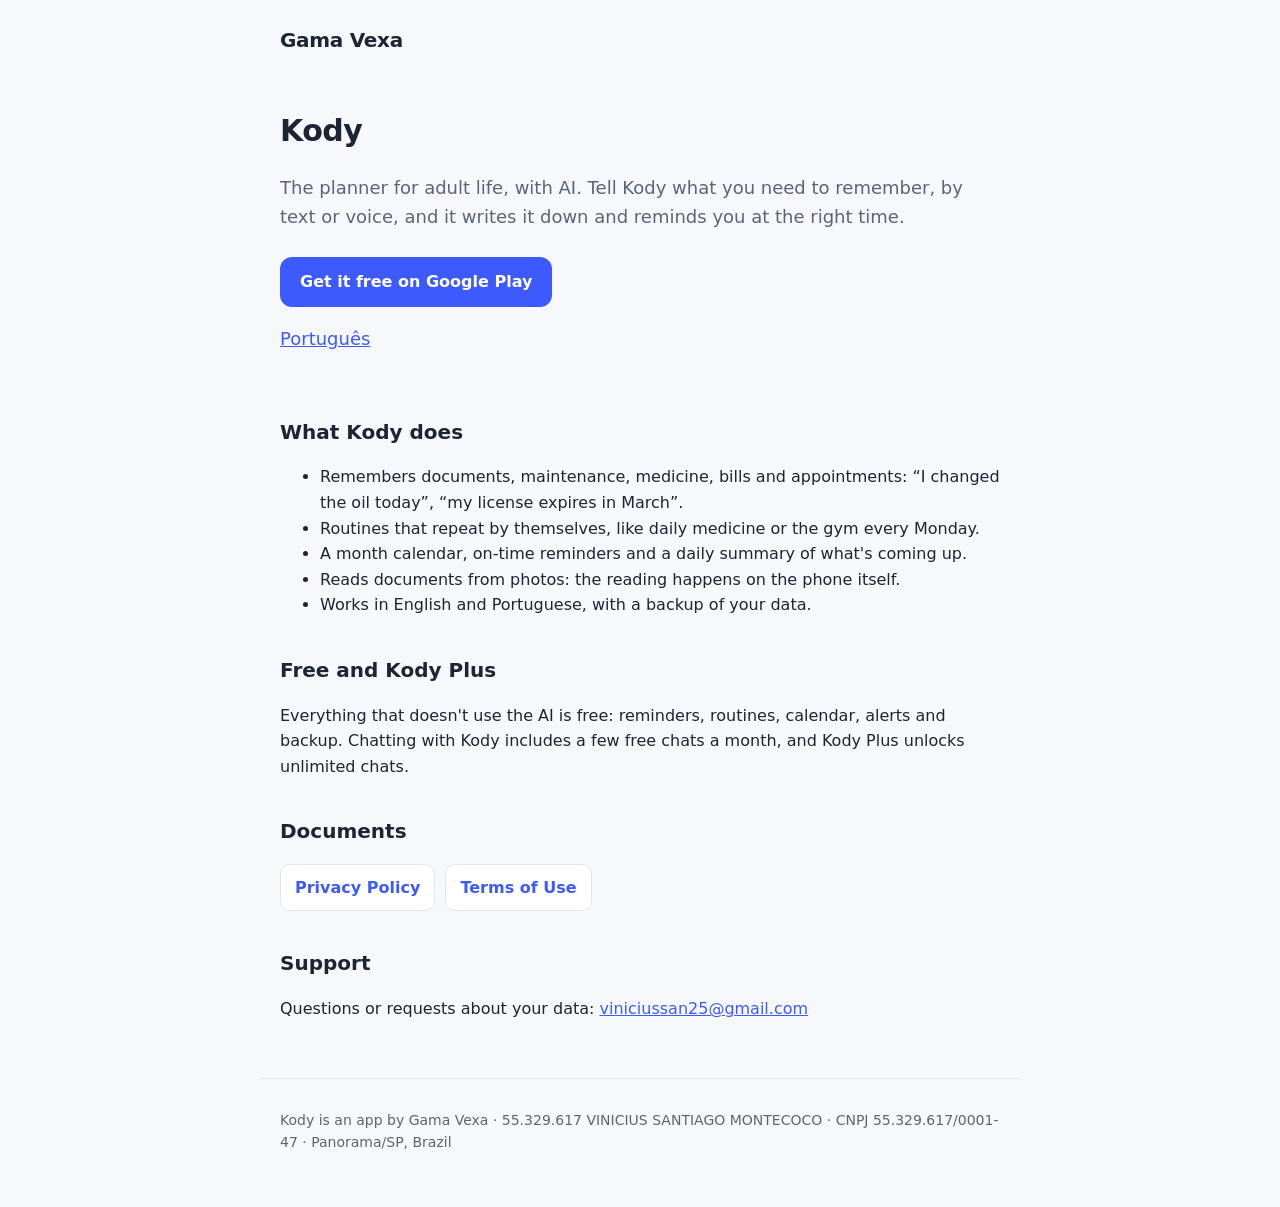
<file: kody/en.html>
<!doctype html>
<html lang="en">
<head>
<meta charset="utf-8">
<meta name="viewport" content="width=device-width, initial-scale=1">
<title>Kody: AI reminders and planner with alarms for Android</title>
<meta name="description" content="Kody is an AI reminders app with real alarms: say what to remember and it schedules it, alerts you on time and keeps nudging until it's done. Bills, medicine, documents. Free.">
<link rel="canonical" href="https://gamavexa.github.io/kody/en.html">
<link rel="alternate" hreflang="pt-BR" href="https://gamavexa.github.io/kody/">
<link rel="alternate" hreflang="en" href="https://gamavexa.github.io/kody/en.html">
<meta property="og:type" content="website">
<meta property="og:title" content="Kody: AI reminders and planner">
<meta property="og:description" content="Say what you need to remember and Kody alerts you on time and keeps nudging until it's done. Free on Google Play.">
<meta property="og:url" content="https://gamavexa.github.io/kody/en.html">
<meta property="og:image" content="https://gamavexa.github.io/kody/img/kody-banner-en.png">
<meta name="twitter:card" content="summary_large_image">
<link rel="icon" href="img/kody-icone.png">
<link rel="stylesheet" href="../estilo.css">
</head>
<body>
<header class="topo">
  <a class="marca" href="../">Gama Vexa</a>
</header>

<main>
  <section class="hero">
    <h1>Kody</h1>
    <p>The planner for adult life, with AI. Tell Kody what you need to remember, by text or voice, and it writes it down and reminds you at the right time.</p>
    <a class="botao" href="https://play.google.com/store/apps/details?id=com.kody.app&amp;hl=en&amp;referrer=utm_source%3Dsite%26utm_medium%3Dpage-kody-en">Get it free on Google Play</a>
    <p><a href="./">Português</a></p>
  </section>

  <section>
    <h2>What Kody does</h2>
    <ul>
      <li>Remembers documents, maintenance, medicine, bills and appointments: “I changed the oil today”, “my license expires in March”.</li>
      <li>Routines that repeat by themselves, like daily medicine or the gym every Monday.</li>
      <li>A month calendar, on-time reminders and a daily summary of what's coming up.</li>
      <li>Reads documents from photos: the reading happens on the phone itself.</li>
      <li>Works in English and Portuguese, with a backup of your data.</li>
    </ul>
  </section>

  <section>
    <h2>Free and Kody Plus</h2>
    <p>Everything that doesn't use the AI is free: reminders, routines, calendar, alerts and backup. Chatting with Kody includes a few free chats a month, and Kody Plus unlocks unlimited chats.</p>
  </section>

  <section>
    <h2>Documents</h2>
    <ul class="links">
      <li><a href="privacy.html">Privacy Policy</a></li>
      <li><a href="terms.html">Terms of Use</a></li>
    </ul>
  </section>

  <section>
    <h2>Support</h2>
    <p>Questions or requests about your data: <a href="mailto:viniciussan25@gmail.com">viniciussan25@gmail.com</a></p>
  </section>
</main>

<footer>
  <p>Kody is an app by Gama Vexa · 55.329.617 VINICIUS SANTIAGO MONTECOCO · CNPJ 55.329.617/0001-47 · Panorama/SP, Brazil</p>
</footer>
</body>
</html>
</file>
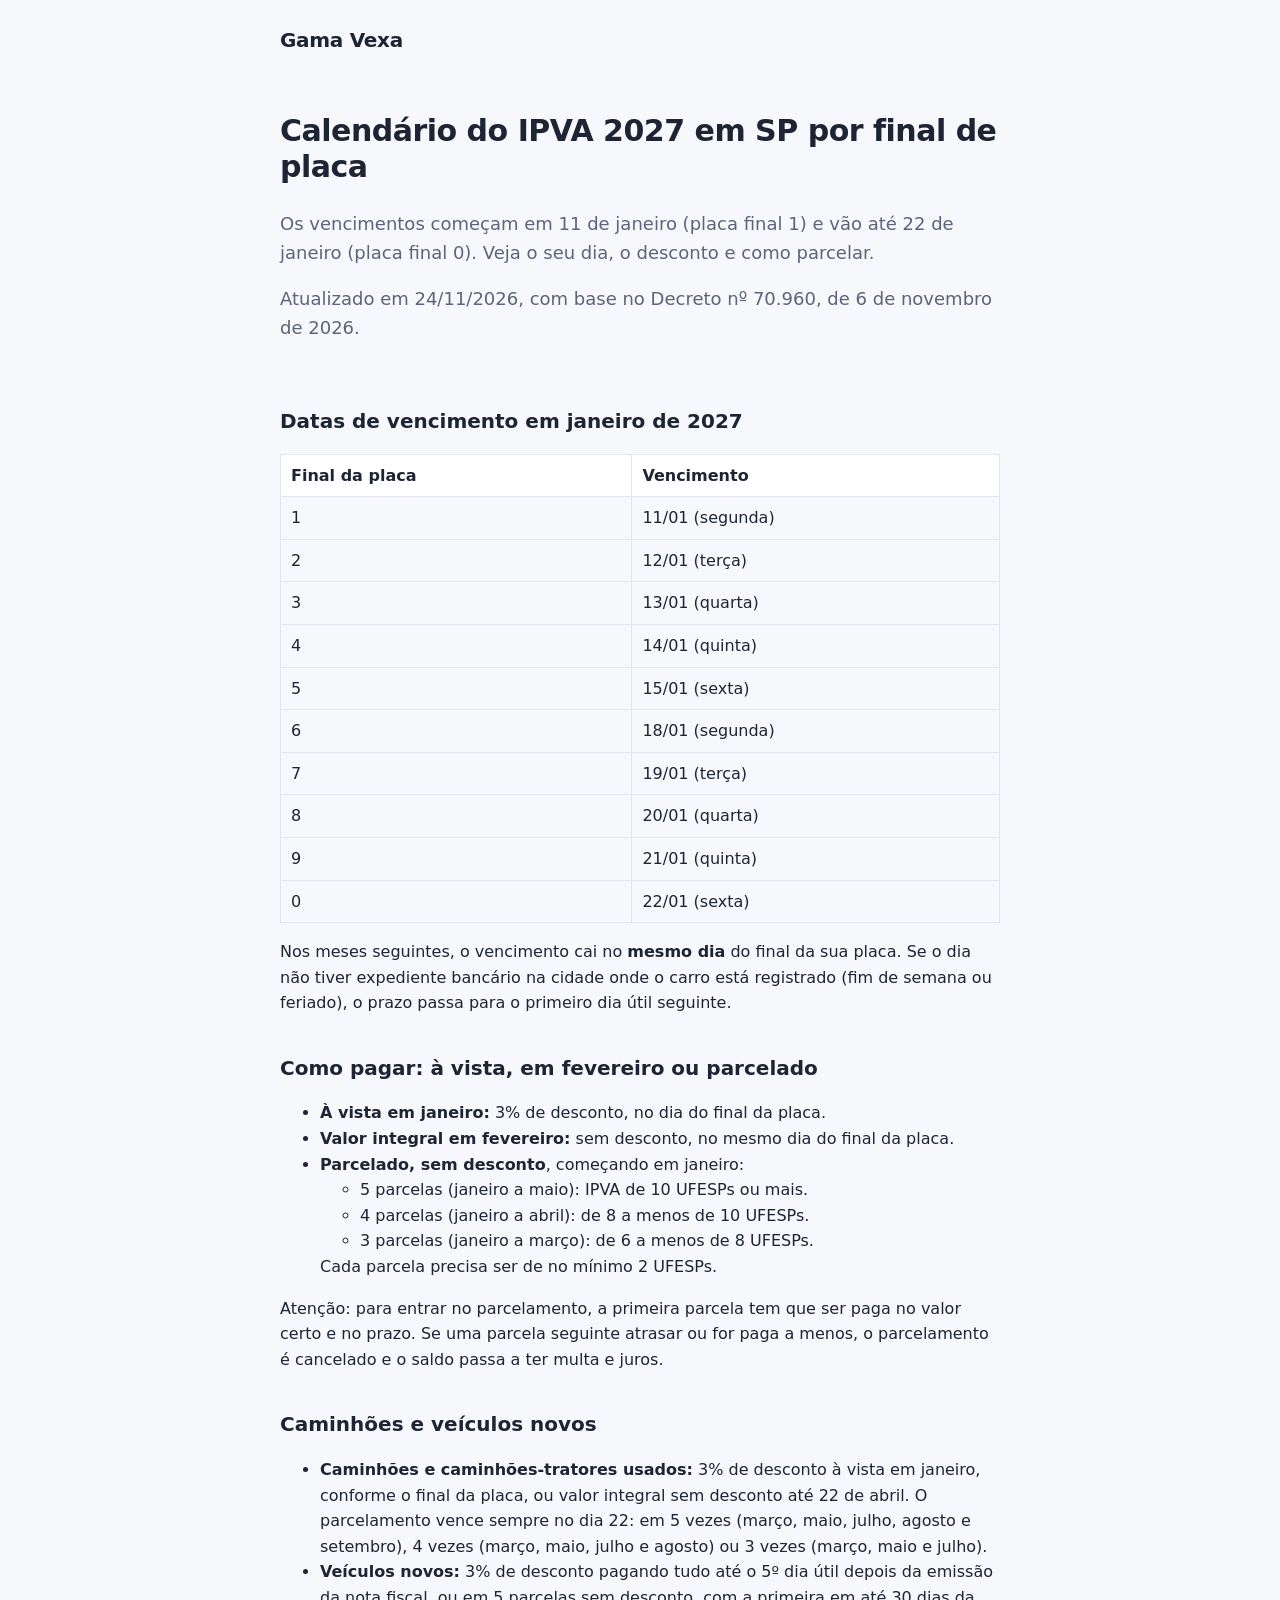
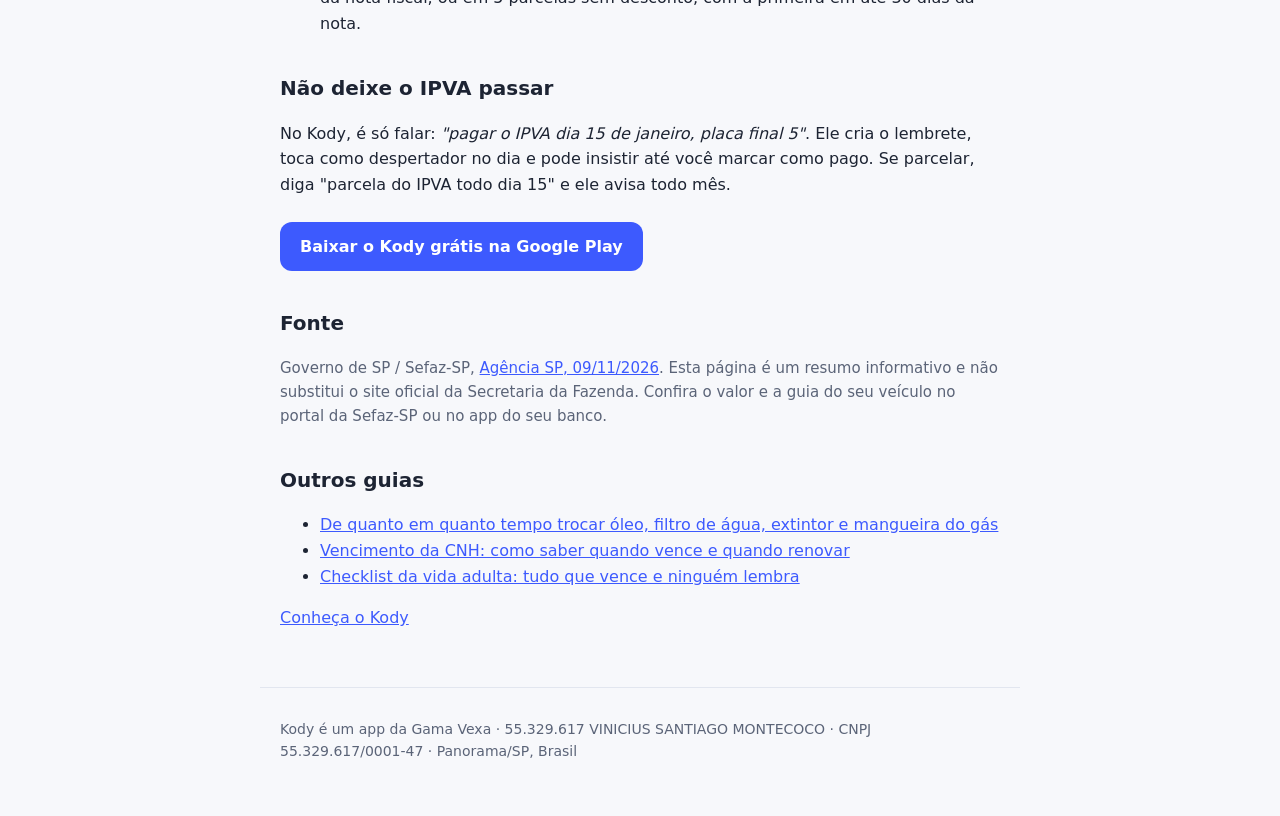
<file: kody/ipva-2027-sp.html>
<!doctype html>
<html lang="pt-BR">
<head>
<meta charset="utf-8">
<meta name="viewport" content="width=device-width, initial-scale=1">
<title>Calendário IPVA 2027 SP por final de placa: datas, desconto e parcelas</title>
<meta name="description" content="IPVA 2027 em São Paulo: vencimentos de 11 a 22 de janeiro conforme o final da placa, 3% de desconto à vista em janeiro, pagamento integral em fevereiro ou em até 5 parcelas.">
<link rel="canonical" href="https://gamavexa.github.io/kody/ipva-2027-sp.html">
<meta property="og:type" content="article">
<meta property="og:locale" content="pt_BR">
<meta property="og:title" content="Calendário IPVA 2027 SP por final de placa">
<meta property="og:description" content="Vencimentos de 11 a 22 de janeiro, desconto de 3% à vista e parcelamento em até 5 vezes.">
<meta property="og:url" content="https://gamavexa.github.io/kody/ipva-2027-sp.html">
<meta property="og:image" content="https://gamavexa.github.io/kody/img/kody-banner-pt.png">
<link rel="icon" href="img/kody-icone.png">
<link rel="stylesheet" href="../estilo.css">
<script type="application/ld+json">
{
  "@context": "https://schema.org",
  "@type": "Article",
  "headline": "Calendário IPVA 2027 SP por final de placa",
  "datePublished": "2026-11-24",
  "dateModified": "2026-11-24",
  "inLanguage": "pt-BR",
  "author": { "@type": "Organization", "name": "Gama Vexa", "url": "https://gamavexa.github.io/" },
  "publisher": { "@type": "Organization", "name": "Gama Vexa" }
}
</script>
</head>
<body>
<header class="topo">
  <a class="marca" href="../">Gama Vexa</a>
</header>

<main>
  <section class="hero">
    <h1>Calendário do IPVA 2027 em SP por final de placa</h1>
    <p>Os vencimentos começam em 11 de janeiro (placa final 1) e vão até 22 de janeiro (placa final 0). Veja o seu dia, o desconto e como parcelar.</p>
    <p class="nota">Atualizado em 24/11/2026, com base no Decreto nº 70.960, de 6 de novembro de 2026.</p>
  </section>

  <section>
    <h2>Datas de vencimento em janeiro de 2027</h2>
    <table>
      <thead><tr><th>Final da placa</th><th>Vencimento</th></tr></thead>
      <tbody>
        <tr><td>1</td><td>11/01 (segunda)</td></tr>
        <tr><td>2</td><td>12/01 (terça)</td></tr>
        <tr><td>3</td><td>13/01 (quarta)</td></tr>
        <tr><td>4</td><td>14/01 (quinta)</td></tr>
        <tr><td>5</td><td>15/01 (sexta)</td></tr>
        <tr><td>6</td><td>18/01 (segunda)</td></tr>
        <tr><td>7</td><td>19/01 (terça)</td></tr>
        <tr><td>8</td><td>20/01 (quarta)</td></tr>
        <tr><td>9</td><td>21/01 (quinta)</td></tr>
        <tr><td>0</td><td>22/01 (sexta)</td></tr>
      </tbody>
    </table>
    <p>Nos meses seguintes, o vencimento cai no <strong>mesmo dia</strong> do final da sua placa. Se o dia não tiver expediente bancário na cidade onde o carro está registrado (fim de semana ou feriado), o prazo passa para o primeiro dia útil seguinte.</p>
  </section>

  <section>
    <h2>Como pagar: à vista, em fevereiro ou parcelado</h2>
    <ul>
      <li><strong>À vista em janeiro:</strong> 3% de desconto, no dia do final da placa.</li>
      <li><strong>Valor integral em fevereiro:</strong> sem desconto, no mesmo dia do final da placa.</li>
      <li><strong>Parcelado, sem desconto</strong>, começando em janeiro:
        <ul>
          <li>5 parcelas (janeiro a maio): IPVA de 10 UFESPs ou mais.</li>
          <li>4 parcelas (janeiro a abril): de 8 a menos de 10 UFESPs.</li>
          <li>3 parcelas (janeiro a março): de 6 a menos de 8 UFESPs.</li>
        </ul>
        Cada parcela precisa ser de no mínimo 2 UFESPs.
      </li>
    </ul>
    <p>Atenção: para entrar no parcelamento, a primeira parcela tem que ser paga no valor certo e no prazo. Se uma parcela seguinte atrasar ou for paga a menos, o parcelamento é cancelado e o saldo passa a ter multa e juros.</p>
  </section>

  <section>
    <h2>Caminhões e veículos novos</h2>
    <ul>
      <li><strong>Caminhões e caminhões-tratores usados:</strong> 3% de desconto à vista em janeiro, conforme o final da placa, ou valor integral sem desconto até 22 de abril. O parcelamento vence sempre no dia 22: em 5 vezes (março, maio, julho, agosto e setembro), 4 vezes (março, maio, julho e agosto) ou 3 vezes (março, maio e julho).</li>
      <li><strong>Veículos novos:</strong> 3% de desconto pagando tudo até o 5º dia útil depois da emissão da nota fiscal, ou em 5 parcelas sem desconto, com a primeira em até 30 dias da nota.</li>
    </ul>
  </section>

  <section>
    <h2>Não deixe o IPVA passar</h2>
    <p>No Kody, é só falar: <em>"pagar o IPVA dia 15 de janeiro, placa final 5"</em>. Ele cria o lembrete, toca como despertador no dia e pode insistir até você marcar como pago. Se parcelar, diga "parcela do IPVA todo dia 15" e ele avisa todo mês.</p>
    <a class="botao" href="https://play.google.com/store/apps/details?id=com.kody.app&amp;referrer=utm_source%3Dsite%26utm_medium%3Dipva-2027-sp">Baixar o Kody grátis na Google Play</a>
  </section>

  <section>
    <h2>Fonte</h2>
    <p class="nota">Governo de SP / Sefaz-SP, <a href="https://www.agenciasp.sp.gov.br/desenvolvimento/ipva-2027-sp-divulga-calendario-com-desconto-de-3-em-janeiro-e-pagamento-em-ate-cinco-parcelas/">Agência SP, 09/11/2026</a>. Esta página é um resumo informativo e não substitui o site oficial da Secretaria da Fazenda. Confira o valor e a guia do seu veículo no portal da Sefaz-SP ou no app do seu banco.</p>
  </section>

  <section>
    <h2>Outros guias</h2>
    <ul>
      <li><a href="de-quanto-em-quanto-tempo-trocar.html">De quanto em quanto tempo trocar óleo, filtro de água, extintor e mangueira do gás</a></li>
      <li><a href="vencimento-cnh.html">Vencimento da CNH: como saber quando vence e quando renovar</a></li>
      <li><a href="checklist-vida-adulta.html">Checklist da vida adulta: tudo que vence e ninguém lembra</a></li>
    </ul>
    <p><a href="./">Conheça o Kody</a></p>
  </section>
</main>

<footer>
  <p>Kody é um app da Gama Vexa · 55.329.617 VINICIUS SANTIAGO MONTECOCO · CNPJ 55.329.617/0001-47 · Panorama/SP, Brasil</p>
</footer>
</body>
</html>
</file>
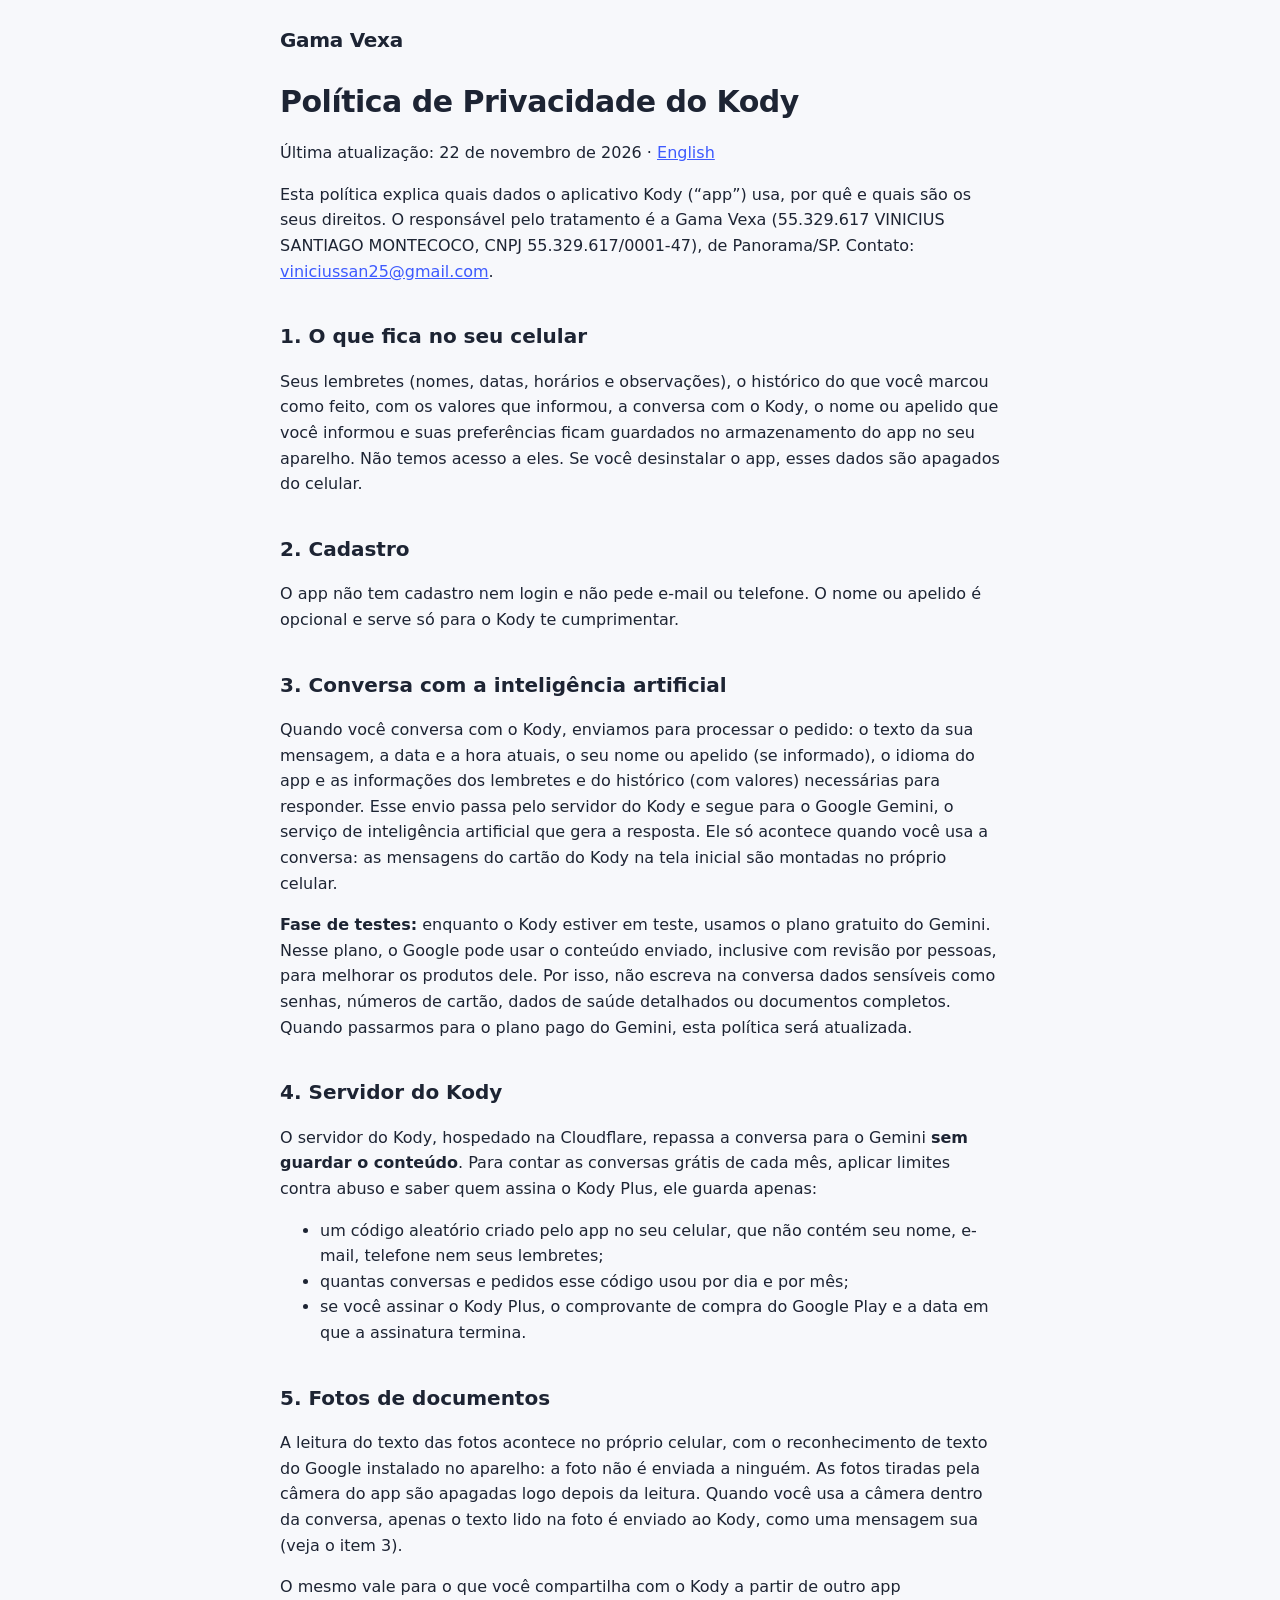
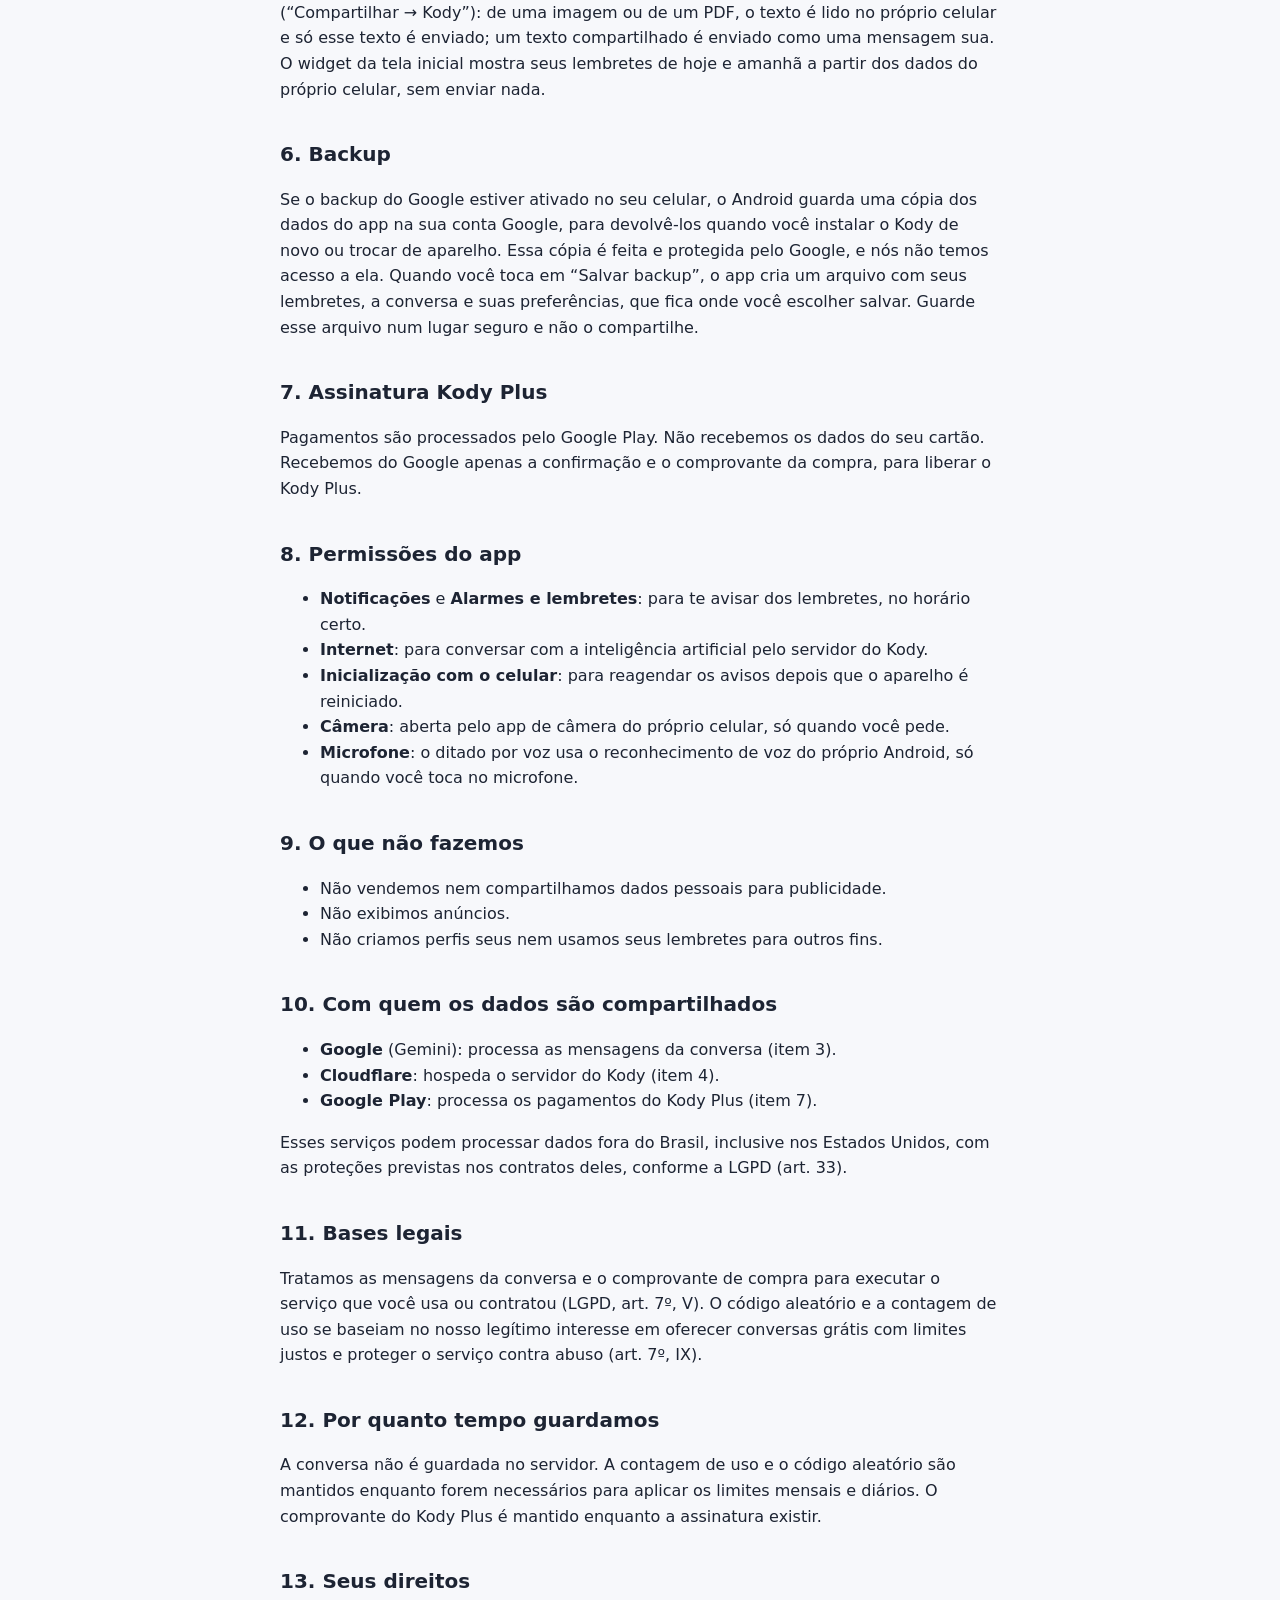
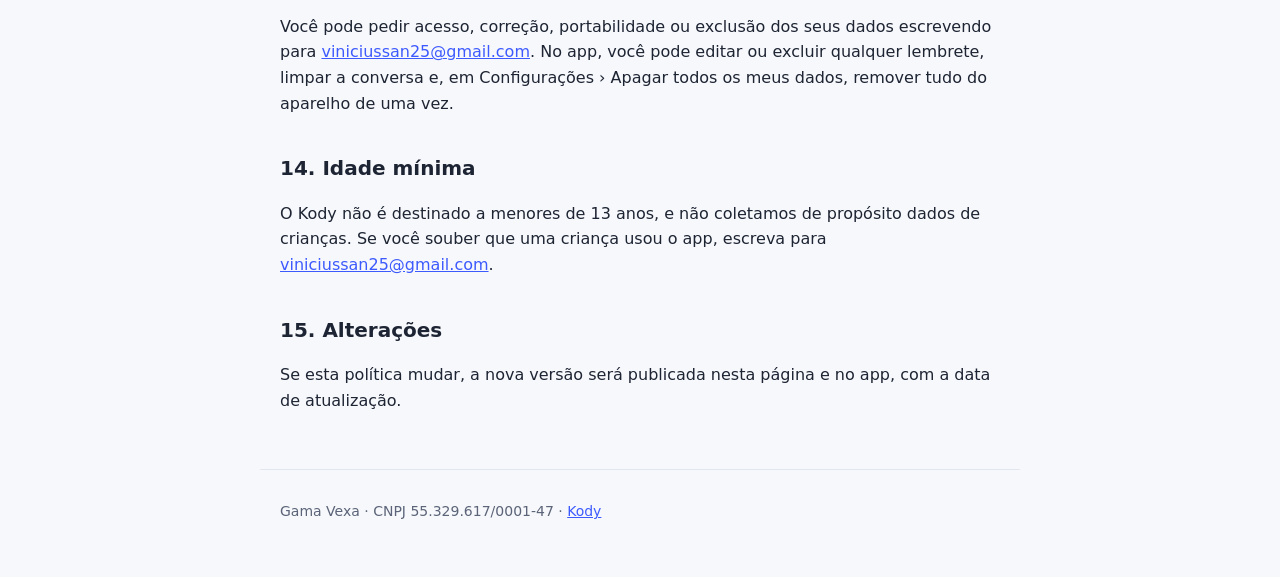
<file: kody/privacidade.html>
<!doctype html>
<html lang="pt-BR">
<head>
<meta charset="utf-8">
<meta name="viewport" content="width=device-width, initial-scale=1">
<title>Política de Privacidade do Kody</title>
<link rel="stylesheet" href="../estilo.css">
</head>
<body>
<header class="topo">
  <a class="marca" href="../">Gama Vexa</a>
</header>

<main>
<h1>Política de Privacidade do Kody</h1>
<p>Última atualização: 22 de novembro de 2026 · <a href="privacy.html">English</a></p>

<p>Esta política explica quais dados o aplicativo Kody (“app”) usa, por quê e quais são os seus direitos. O responsável pelo tratamento é a Gama Vexa (55.329.617 VINICIUS SANTIAGO MONTECOCO, CNPJ 55.329.617/0001-47), de Panorama/SP. Contato: <a href="mailto:viniciussan25@gmail.com">viniciussan25@gmail.com</a>.</p>

<h2>1. O que fica no seu celular</h2>
<p>Seus lembretes (nomes, datas, horários e observações), o histórico do que você marcou como feito, com os valores que informou, a conversa com o Kody, o nome ou apelido que você informou e suas preferências ficam guardados no armazenamento do app no seu aparelho. Não temos acesso a eles. Se você desinstalar o app, esses dados são apagados do celular.</p>

<h2>2. Cadastro</h2>
<p>O app não tem cadastro nem login e não pede e-mail ou telefone. O nome ou apelido é opcional e serve só para o Kody te cumprimentar.</p>

<h2>3. Conversa com a inteligência artificial</h2>
<p>Quando você conversa com o Kody, enviamos para processar o pedido: o texto da sua mensagem, a data e a hora atuais, o seu nome ou apelido (se informado), o idioma do app e as informações dos lembretes e do histórico (com valores) necessárias para responder. Esse envio passa pelo servidor do Kody e segue para o Google Gemini, o serviço de inteligência artificial que gera a resposta. Ele só acontece quando você usa a conversa: as mensagens do cartão do Kody na tela inicial são montadas no próprio celular.</p>
<p><strong>Fase de testes:</strong> enquanto o Kody estiver em teste, usamos o plano gratuito do Gemini. Nesse plano, o Google pode usar o conteúdo enviado, inclusive com revisão por pessoas, para melhorar os produtos dele. Por isso, não escreva na conversa dados sensíveis como senhas, números de cartão, dados de saúde detalhados ou documentos completos. Quando passarmos para o plano pago do Gemini, esta política será atualizada.</p>

<h2>4. Servidor do Kody</h2>
<p>O servidor do Kody, hospedado na Cloudflare, repassa a conversa para o Gemini <strong>sem guardar o conteúdo</strong>. Para contar as conversas grátis de cada mês, aplicar limites contra abuso e saber quem assina o Kody Plus, ele guarda apenas:</p>
<ul>
  <li>um código aleatório criado pelo app no seu celular, que não contém seu nome, e-mail, telefone nem seus lembretes;</li>
  <li>quantas conversas e pedidos esse código usou por dia e por mês;</li>
  <li>se você assinar o Kody Plus, o comprovante de compra do Google Play e a data em que a assinatura termina.</li>
</ul>

<h2>5. Fotos de documentos</h2>
<p>A leitura do texto das fotos acontece no próprio celular, com o reconhecimento de texto do Google instalado no aparelho: a foto não é enviada a ninguém. As fotos tiradas pela câmera do app são apagadas logo depois da leitura. Quando você usa a câmera dentro da conversa, apenas o texto lido na foto é enviado ao Kody, como uma mensagem sua (veja o item 3).</p>
<p>O mesmo vale para o que você compartilha com o Kody a partir de outro app (“Compartilhar → Kody”): de uma imagem ou de um PDF, o texto é lido no próprio celular e só esse texto é enviado; um texto compartilhado é enviado como uma mensagem sua. O widget da tela inicial mostra seus lembretes de hoje e amanhã a partir dos dados do próprio celular, sem enviar nada.</p>

<h2>6. Backup</h2>
<p>Se o backup do Google estiver ativado no seu celular, o Android guarda uma cópia dos dados do app na sua conta Google, para devolvê-los quando você instalar o Kody de novo ou trocar de aparelho. Essa cópia é feita e protegida pelo Google, e nós não temos acesso a ela. Quando você toca em “Salvar backup”, o app cria um arquivo com seus lembretes, a conversa e suas preferências, que fica onde você escolher salvar. Guarde esse arquivo num lugar seguro e não o compartilhe.</p>

<h2>7. Assinatura Kody Plus</h2>
<p>Pagamentos são processados pelo Google Play. Não recebemos os dados do seu cartão. Recebemos do Google apenas a confirmação e o comprovante da compra, para liberar o Kody Plus.</p>

<h2>8. Permissões do app</h2>
<ul>
  <li><strong>Notificações</strong> e <strong>Alarmes e lembretes</strong>: para te avisar dos lembretes, no horário certo.</li>
  <li><strong>Internet</strong>: para conversar com a inteligência artificial pelo servidor do Kody.</li>
  <li><strong>Inicialização com o celular</strong>: para reagendar os avisos depois que o aparelho é reiniciado.</li>
  <li><strong>Câmera</strong>: aberta pelo app de câmera do próprio celular, só quando você pede.</li>
  <li><strong>Microfone</strong>: o ditado por voz usa o reconhecimento de voz do próprio Android, só quando você toca no microfone.</li>
</ul>

<h2>9. O que não fazemos</h2>
<ul>
  <li>Não vendemos nem compartilhamos dados pessoais para publicidade.</li>
  <li>Não exibimos anúncios.</li>
  <li>Não criamos perfis seus nem usamos seus lembretes para outros fins.</li>
</ul>

<h2>10. Com quem os dados são compartilhados</h2>
<ul>
  <li><strong>Google</strong> (Gemini): processa as mensagens da conversa (item 3).</li>
  <li><strong>Cloudflare</strong>: hospeda o servidor do Kody (item 4).</li>
  <li><strong>Google Play</strong>: processa os pagamentos do Kody Plus (item 7).</li>
</ul>
<p>Esses serviços podem processar dados fora do Brasil, inclusive nos Estados Unidos, com as proteções previstas nos contratos deles, conforme a LGPD (art. 33).</p>

<h2>11. Bases legais</h2>
<p>Tratamos as mensagens da conversa e o comprovante de compra para executar o serviço que você usa ou contratou (LGPD, art. 7º, V). O código aleatório e a contagem de uso se baseiam no nosso legítimo interesse em oferecer conversas grátis com limites justos e proteger o serviço contra abuso (art. 7º, IX).</p>

<h2>12. Por quanto tempo guardamos</h2>
<p>A conversa não é guardada no servidor. A contagem de uso e o código aleatório são mantidos enquanto forem necessários para aplicar os limites mensais e diários. O comprovante do Kody Plus é mantido enquanto a assinatura existir.</p>

<h2>13. Seus direitos</h2>
<p>Você pode pedir acesso, correção, portabilidade ou exclusão dos seus dados escrevendo para <a href="mailto:viniciussan25@gmail.com">viniciussan25@gmail.com</a>. No app, você pode editar ou excluir qualquer lembrete, limpar a conversa e, em Configurações › Apagar todos os meus dados, remover tudo do aparelho de uma vez.</p>

<h2>14. Idade mínima</h2>
<p>O Kody não é destinado a menores de 13 anos, e não coletamos de propósito dados de crianças. Se você souber que uma criança usou o app, escreva para <a href="mailto:viniciussan25@gmail.com">viniciussan25@gmail.com</a>.</p>

<h2>15. Alterações</h2>
<p>Se esta política mudar, a nova versão será publicada nesta página e no app, com a data de atualização.</p>
</main>

<footer>
  <p>Gama Vexa · CNPJ 55.329.617/0001-47 · <a href="./">Kody</a></p>
</footer>
</body>
</html>
</file>
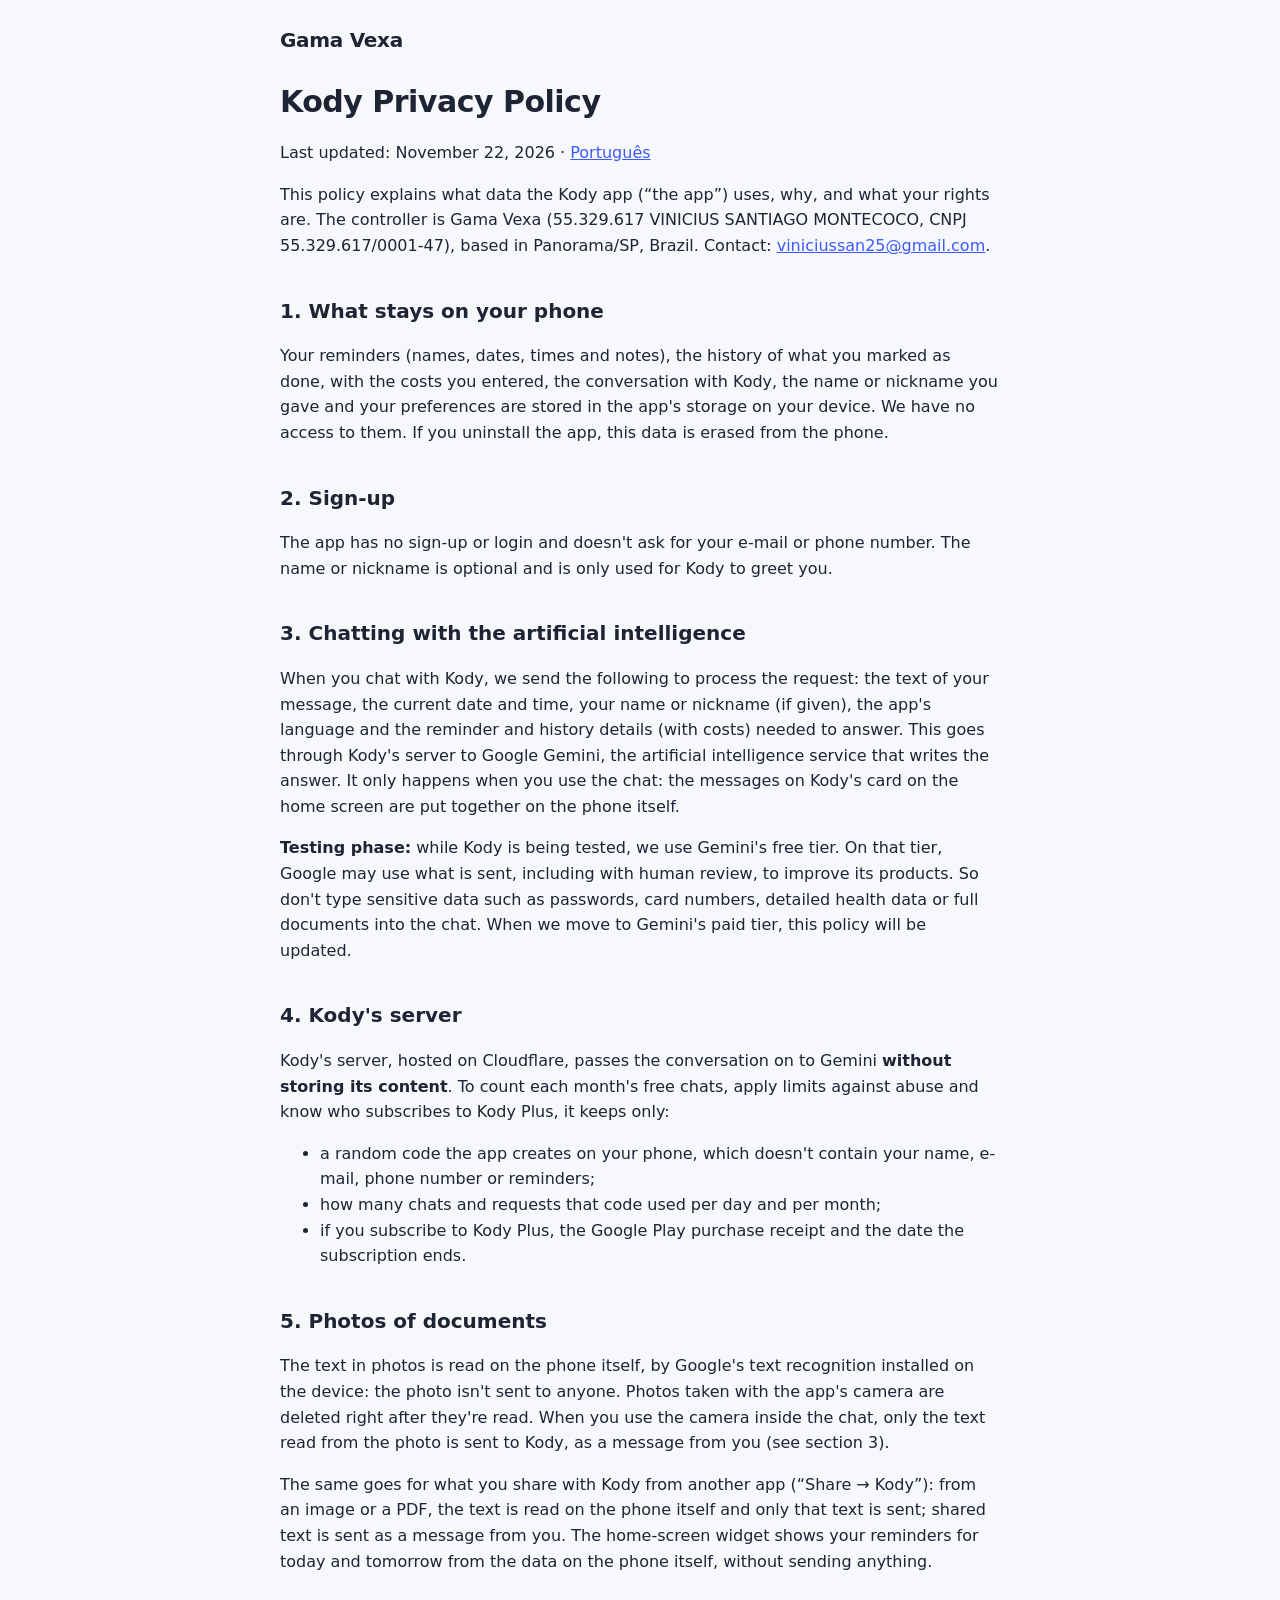
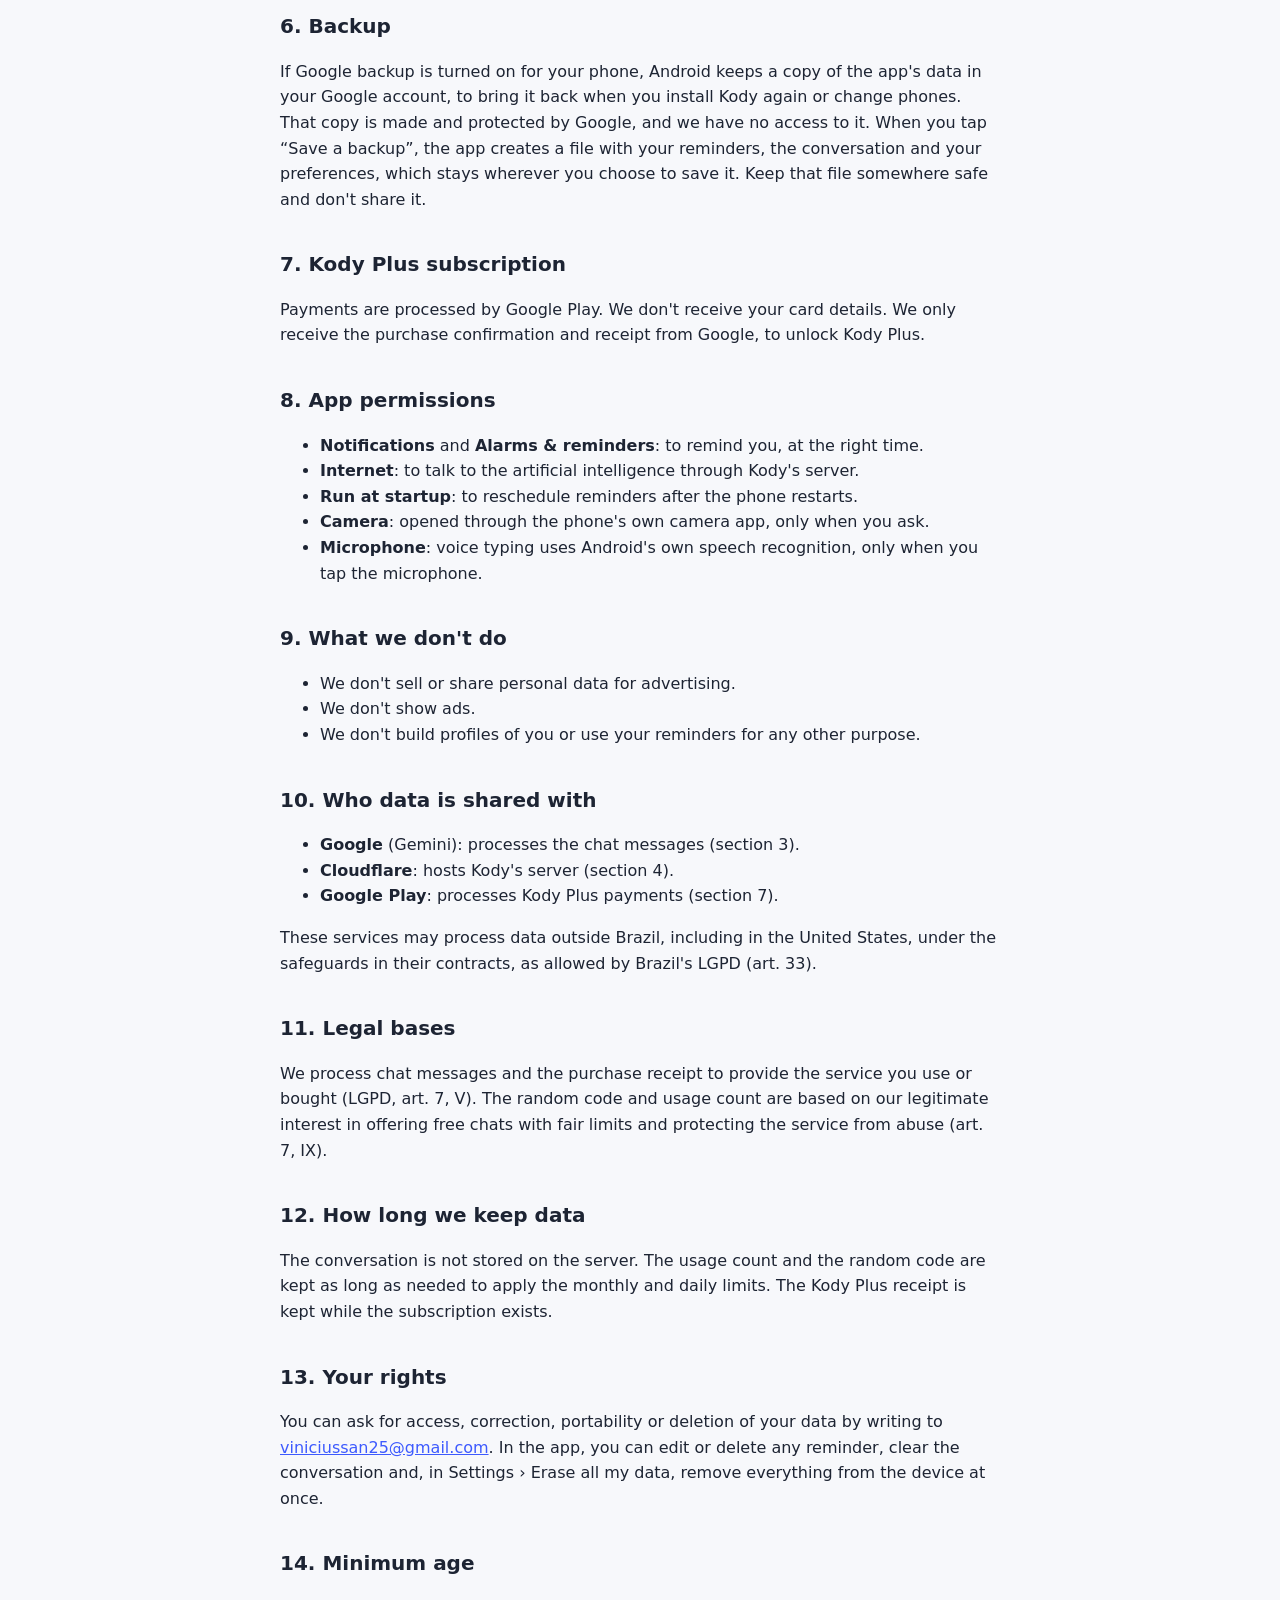
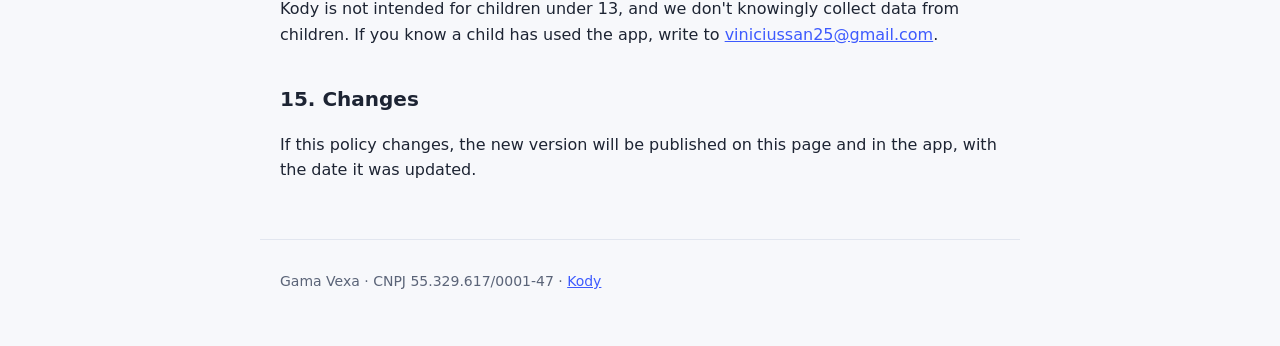
<file: kody/privacy.html>
<!doctype html>
<html lang="en">
<head>
<meta charset="utf-8">
<meta name="viewport" content="width=device-width, initial-scale=1">
<title>Kody Privacy Policy</title>
<link rel="stylesheet" href="../estilo.css">
</head>
<body>
<header class="topo">
  <a class="marca" href="../">Gama Vexa</a>
</header>

<main>
<h1>Kody Privacy Policy</h1>
<p>Last updated: November 22, 2026 · <a href="privacidade.html">Português</a></p>

<p>This policy explains what data the Kody app (“the app”) uses, why, and what your rights are. The controller is Gama Vexa (55.329.617 VINICIUS SANTIAGO MONTECOCO, CNPJ 55.329.617/0001-47), based in Panorama/SP, Brazil. Contact: <a href="mailto:viniciussan25@gmail.com">viniciussan25@gmail.com</a>.</p>

<h2>1. What stays on your phone</h2>
<p>Your reminders (names, dates, times and notes), the history of what you marked as done, with the costs you entered, the conversation with Kody, the name or nickname you gave and your preferences are stored in the app's storage on your device. We have no access to them. If you uninstall the app, this data is erased from the phone.</p>

<h2>2. Sign-up</h2>
<p>The app has no sign-up or login and doesn't ask for your e-mail or phone number. The name or nickname is optional and is only used for Kody to greet you.</p>

<h2>3. Chatting with the artificial intelligence</h2>
<p>When you chat with Kody, we send the following to process the request: the text of your message, the current date and time, your name or nickname (if given), the app's language and the reminder and history details (with costs) needed to answer. This goes through Kody's server to Google Gemini, the artificial intelligence service that writes the answer. It only happens when you use the chat: the messages on Kody's card on the home screen are put together on the phone itself.</p>
<p><strong>Testing phase:</strong> while Kody is being tested, we use Gemini's free tier. On that tier, Google may use what is sent, including with human review, to improve its products. So don't type sensitive data such as passwords, card numbers, detailed health data or full documents into the chat. When we move to Gemini's paid tier, this policy will be updated.</p>

<h2>4. Kody's server</h2>
<p>Kody's server, hosted on Cloudflare, passes the conversation on to Gemini <strong>without storing its content</strong>. To count each month's free chats, apply limits against abuse and know who subscribes to Kody Plus, it keeps only:</p>
<ul>
  <li>a random code the app creates on your phone, which doesn't contain your name, e-mail, phone number or reminders;</li>
  <li>how many chats and requests that code used per day and per month;</li>
  <li>if you subscribe to Kody Plus, the Google Play purchase receipt and the date the subscription ends.</li>
</ul>

<h2>5. Photos of documents</h2>
<p>The text in photos is read on the phone itself, by Google's text recognition installed on the device: the photo isn't sent to anyone. Photos taken with the app's camera are deleted right after they're read. When you use the camera inside the chat, only the text read from the photo is sent to Kody, as a message from you (see section 3).</p>
<p>The same goes for what you share with Kody from another app (“Share → Kody”): from an image or a PDF, the text is read on the phone itself and only that text is sent; shared text is sent as a message from you. The home-screen widget shows your reminders for today and tomorrow from the data on the phone itself, without sending anything.</p>

<h2>6. Backup</h2>
<p>If Google backup is turned on for your phone, Android keeps a copy of the app's data in your Google account, to bring it back when you install Kody again or change phones. That copy is made and protected by Google, and we have no access to it. When you tap “Save a backup”, the app creates a file with your reminders, the conversation and your preferences, which stays wherever you choose to save it. Keep that file somewhere safe and don't share it.</p>

<h2>7. Kody Plus subscription</h2>
<p>Payments are processed by Google Play. We don't receive your card details. We only receive the purchase confirmation and receipt from Google, to unlock Kody Plus.</p>

<h2>8. App permissions</h2>
<ul>
  <li><strong>Notifications</strong> and <strong>Alarms &amp; reminders</strong>: to remind you, at the right time.</li>
  <li><strong>Internet</strong>: to talk to the artificial intelligence through Kody's server.</li>
  <li><strong>Run at startup</strong>: to reschedule reminders after the phone restarts.</li>
  <li><strong>Camera</strong>: opened through the phone's own camera app, only when you ask.</li>
  <li><strong>Microphone</strong>: voice typing uses Android's own speech recognition, only when you tap the microphone.</li>
</ul>

<h2>9. What we don't do</h2>
<ul>
  <li>We don't sell or share personal data for advertising.</li>
  <li>We don't show ads.</li>
  <li>We don't build profiles of you or use your reminders for any other purpose.</li>
</ul>

<h2>10. Who data is shared with</h2>
<ul>
  <li><strong>Google</strong> (Gemini): processes the chat messages (section 3).</li>
  <li><strong>Cloudflare</strong>: hosts Kody's server (section 4).</li>
  <li><strong>Google Play</strong>: processes Kody Plus payments (section 7).</li>
</ul>
<p>These services may process data outside Brazil, including in the United States, under the safeguards in their contracts, as allowed by Brazil's LGPD (art. 33).</p>

<h2>11. Legal bases</h2>
<p>We process chat messages and the purchase receipt to provide the service you use or bought (LGPD, art. 7, V). The random code and usage count are based on our legitimate interest in offering free chats with fair limits and protecting the service from abuse (art. 7, IX).</p>

<h2>12. How long we keep data</h2>
<p>The conversation is not stored on the server. The usage count and the random code are kept as long as needed to apply the monthly and daily limits. The Kody Plus receipt is kept while the subscription exists.</p>

<h2>13. Your rights</h2>
<p>You can ask for access, correction, portability or deletion of your data by writing to <a href="mailto:viniciussan25@gmail.com">viniciussan25@gmail.com</a>. In the app, you can edit or delete any reminder, clear the conversation and, in Settings › Erase all my data, remove everything from the device at once.</p>

<h2>14. Minimum age</h2>
<p>Kody is not intended for children under 13, and we don't knowingly collect data from children. If you know a child has used the app, write to <a href="mailto:viniciussan25@gmail.com">viniciussan25@gmail.com</a>.</p>

<h2>15. Changes</h2>
<p>If this policy changes, the new version will be published on this page and in the app, with the date it was updated.</p>
</main>

<footer>
  <p>Gama Vexa · CNPJ 55.329.617/0001-47 · <a href="en.html">Kody</a></p>
</footer>
</body>
</html>
</file>
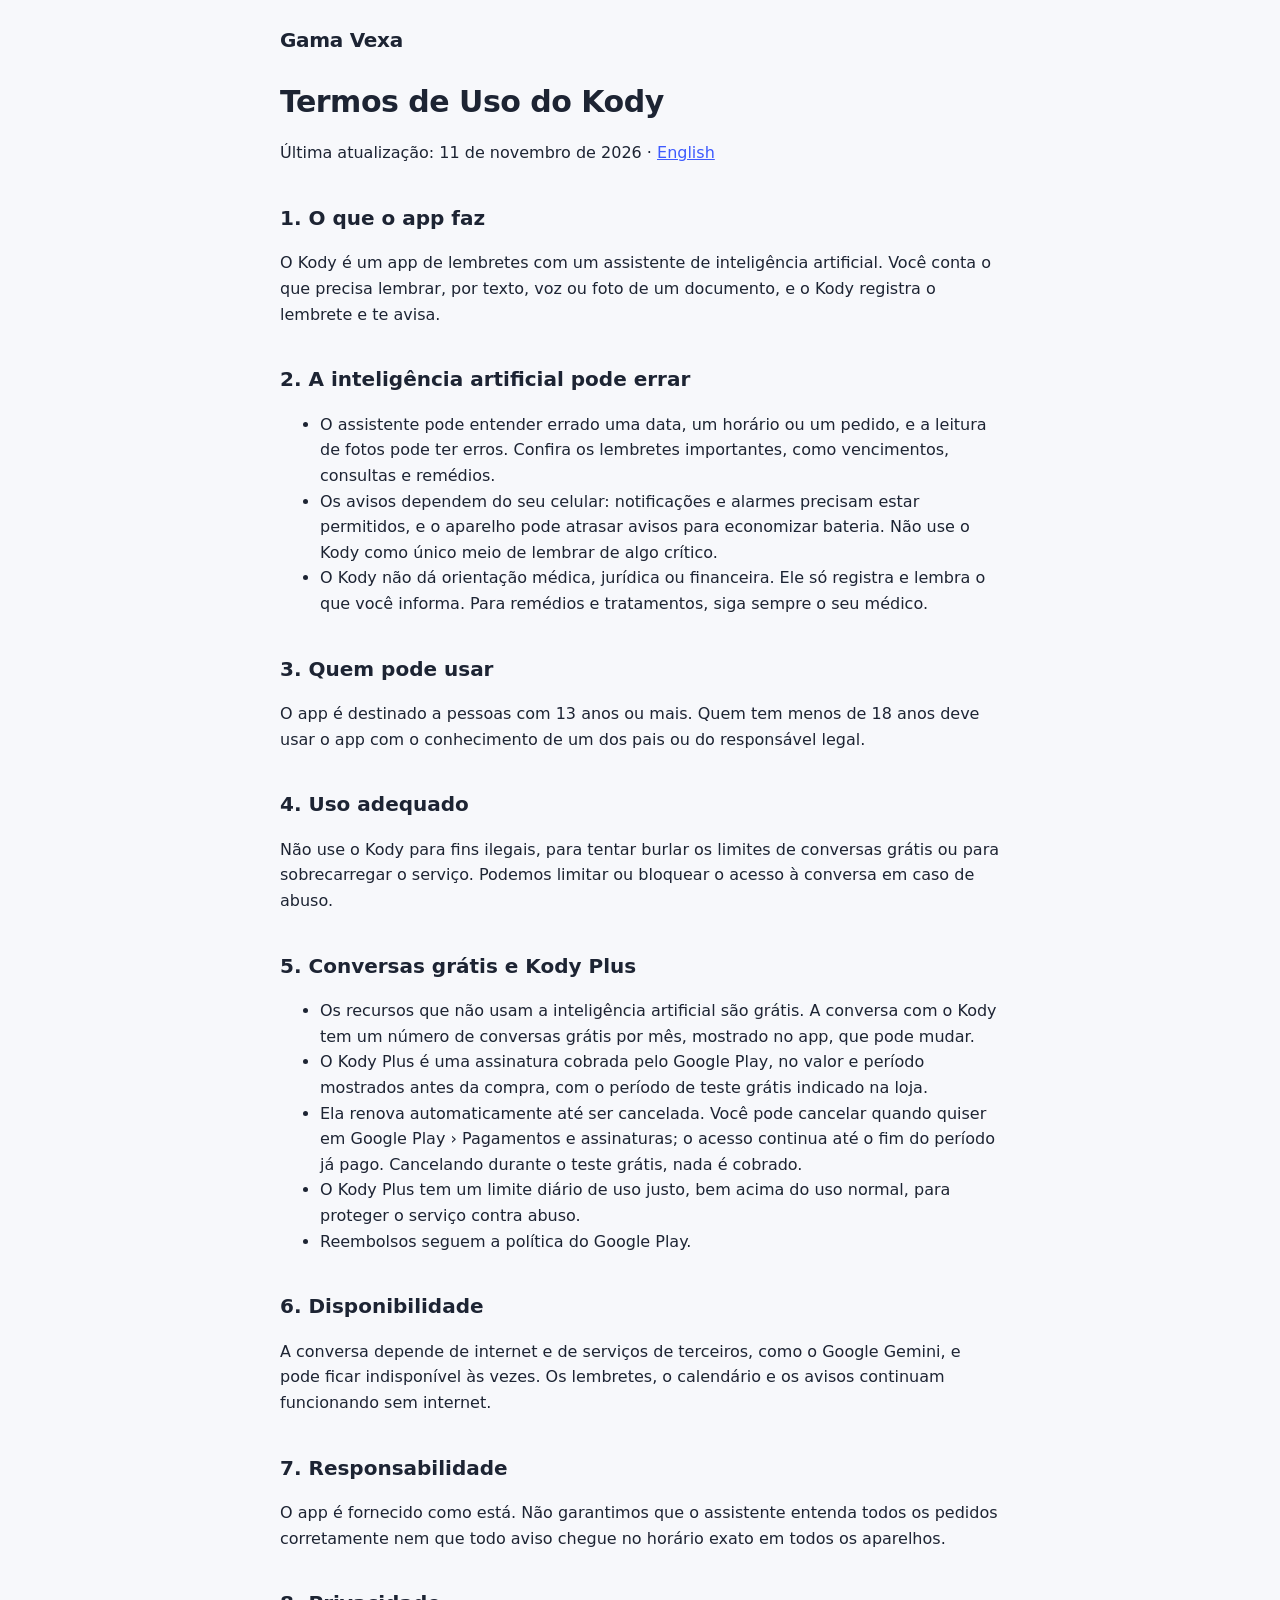
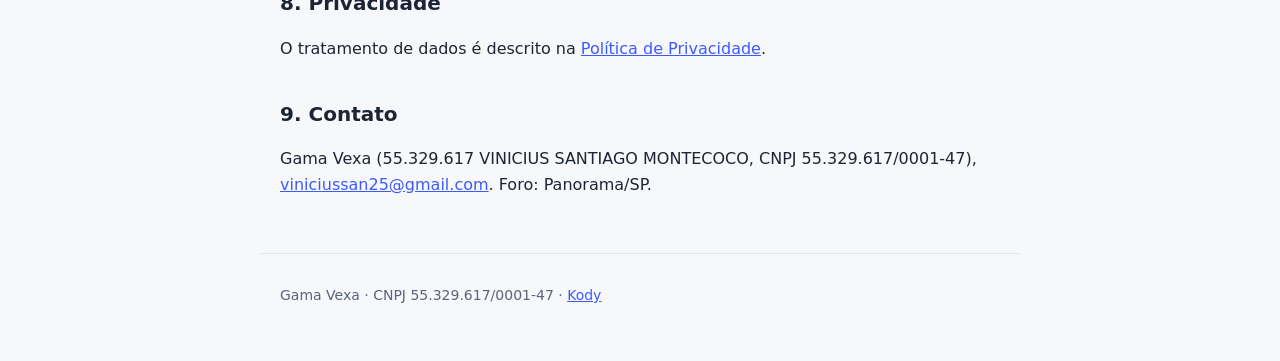
<file: kody/termos.html>
<!doctype html>
<html lang="pt-BR">
<head>
<meta charset="utf-8">
<meta name="viewport" content="width=device-width, initial-scale=1">
<title>Termos de Uso do Kody</title>
<link rel="stylesheet" href="../estilo.css">
</head>
<body>
<header class="topo">
  <a class="marca" href="../">Gama Vexa</a>
</header>

<main>
<h1>Termos de Uso do Kody</h1>
<p>Última atualização: 11 de novembro de 2026 · <a href="terms.html">English</a></p>

<h2>1. O que o app faz</h2>
<p>O Kody é um app de lembretes com um assistente de inteligência artificial. Você conta o que precisa lembrar, por texto, voz ou foto de um documento, e o Kody registra o lembrete e te avisa.</p>

<h2>2. A inteligência artificial pode errar</h2>
<ul>
  <li>O assistente pode entender errado uma data, um horário ou um pedido, e a leitura de fotos pode ter erros. Confira os lembretes importantes, como vencimentos, consultas e remédios.</li>
  <li>Os avisos dependem do seu celular: notificações e alarmes precisam estar permitidos, e o aparelho pode atrasar avisos para economizar bateria. Não use o Kody como único meio de lembrar de algo crítico.</li>
  <li>O Kody não dá orientação médica, jurídica ou financeira. Ele só registra e lembra o que você informa. Para remédios e tratamentos, siga sempre o seu médico.</li>
</ul>

<h2>3. Quem pode usar</h2>
<p>O app é destinado a pessoas com 13 anos ou mais. Quem tem menos de 18 anos deve usar o app com o conhecimento de um dos pais ou do responsável legal.</p>

<h2>4. Uso adequado</h2>
<p>Não use o Kody para fins ilegais, para tentar burlar os limites de conversas grátis ou para sobrecarregar o serviço. Podemos limitar ou bloquear o acesso à conversa em caso de abuso.</p>

<h2>5. Conversas grátis e Kody Plus</h2>
<ul>
  <li>Os recursos que não usam a inteligência artificial são grátis. A conversa com o Kody tem um número de conversas grátis por mês, mostrado no app, que pode mudar.</li>
  <li>O Kody Plus é uma assinatura cobrada pelo Google Play, no valor e período mostrados antes da compra, com o período de teste grátis indicado na loja.</li>
  <li>Ela renova automaticamente até ser cancelada. Você pode cancelar quando quiser em Google Play › Pagamentos e assinaturas; o acesso continua até o fim do período já pago. Cancelando durante o teste grátis, nada é cobrado.</li>
  <li>O Kody Plus tem um limite diário de uso justo, bem acima do uso normal, para proteger o serviço contra abuso.</li>
  <li>Reembolsos seguem a política do Google Play.</li>
</ul>

<h2>6. Disponibilidade</h2>
<p>A conversa depende de internet e de serviços de terceiros, como o Google Gemini, e pode ficar indisponível às vezes. Os lembretes, o calendário e os avisos continuam funcionando sem internet.</p>

<h2>7. Responsabilidade</h2>
<p>O app é fornecido como está. Não garantimos que o assistente entenda todos os pedidos corretamente nem que todo aviso chegue no horário exato em todos os aparelhos.</p>

<h2>8. Privacidade</h2>
<p>O tratamento de dados é descrito na <a href="privacidade.html">Política de Privacidade</a>.</p>

<h2>9. Contato</h2>
<p>Gama Vexa (55.329.617 VINICIUS SANTIAGO MONTECOCO, CNPJ 55.329.617/0001-47), <a href="mailto:viniciussan25@gmail.com">viniciussan25@gmail.com</a>. Foro: Panorama/SP.</p>
</main>

<footer>
  <p>Gama Vexa · CNPJ 55.329.617/0001-47 · <a href="./">Kody</a></p>
</footer>
</body>
</html>
</file>
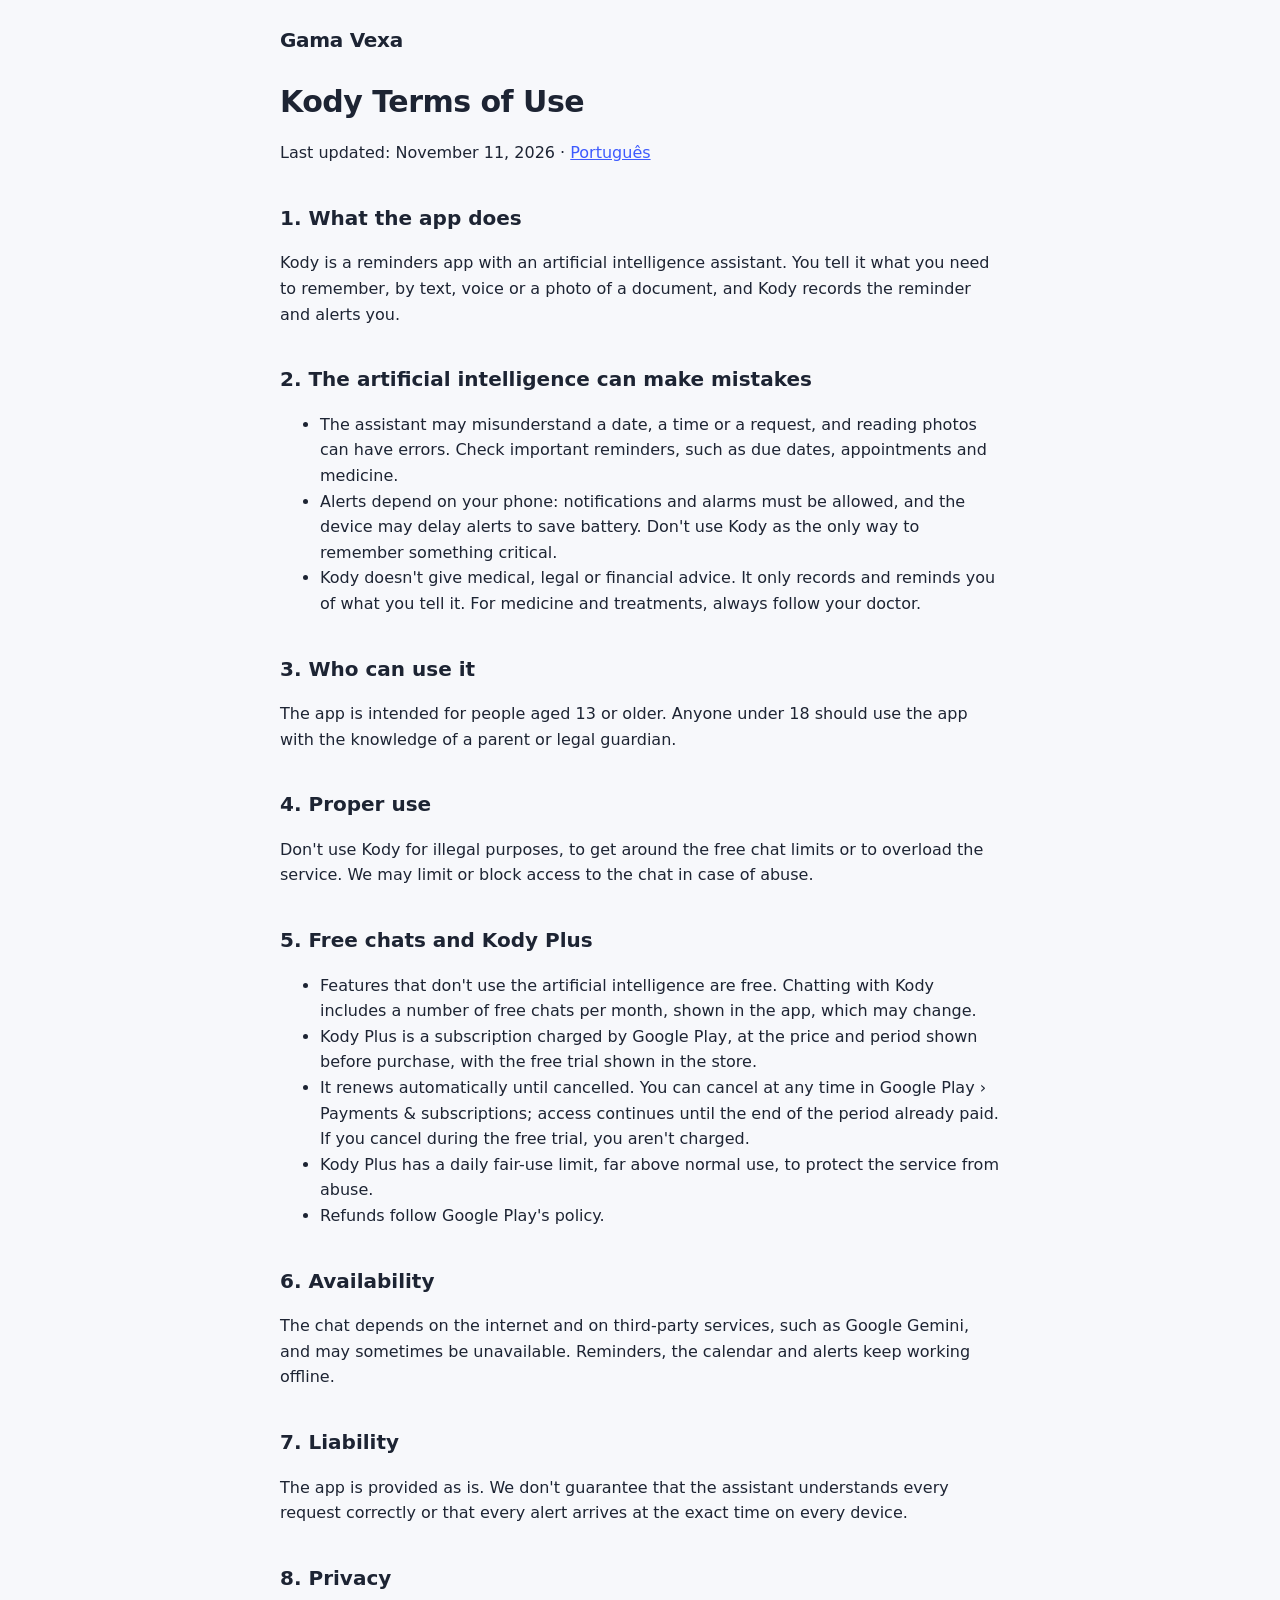
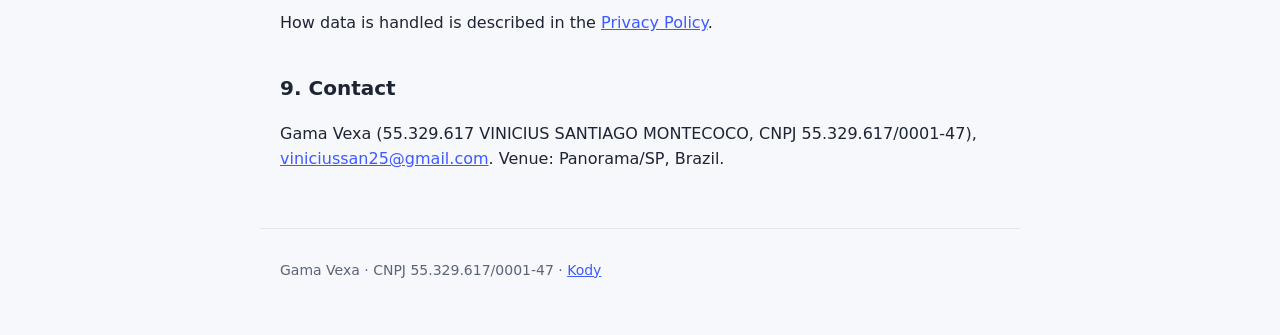
<file: kody/terms.html>
<!doctype html>
<html lang="en">
<head>
<meta charset="utf-8">
<meta name="viewport" content="width=device-width, initial-scale=1">
<title>Kody Terms of Use</title>
<link rel="stylesheet" href="../estilo.css">
</head>
<body>
<header class="topo">
  <a class="marca" href="../">Gama Vexa</a>
</header>

<main>
<h1>Kody Terms of Use</h1>
<p>Last updated: November 11, 2026 · <a href="termos.html">Português</a></p>

<h2>1. What the app does</h2>
<p>Kody is a reminders app with an artificial intelligence assistant. You tell it what you need to remember, by text, voice or a photo of a document, and Kody records the reminder and alerts you.</p>

<h2>2. The artificial intelligence can make mistakes</h2>
<ul>
  <li>The assistant may misunderstand a date, a time or a request, and reading photos can have errors. Check important reminders, such as due dates, appointments and medicine.</li>
  <li>Alerts depend on your phone: notifications and alarms must be allowed, and the device may delay alerts to save battery. Don't use Kody as the only way to remember something critical.</li>
  <li>Kody doesn't give medical, legal or financial advice. It only records and reminds you of what you tell it. For medicine and treatments, always follow your doctor.</li>
</ul>

<h2>3. Who can use it</h2>
<p>The app is intended for people aged 13 or older. Anyone under 18 should use the app with the knowledge of a parent or legal guardian.</p>

<h2>4. Proper use</h2>
<p>Don't use Kody for illegal purposes, to get around the free chat limits or to overload the service. We may limit or block access to the chat in case of abuse.</p>

<h2>5. Free chats and Kody Plus</h2>
<ul>
  <li>Features that don't use the artificial intelligence are free. Chatting with Kody includes a number of free chats per month, shown in the app, which may change.</li>
  <li>Kody Plus is a subscription charged by Google Play, at the price and period shown before purchase, with the free trial shown in the store.</li>
  <li>It renews automatically until cancelled. You can cancel at any time in Google Play › Payments &amp; subscriptions; access continues until the end of the period already paid. If you cancel during the free trial, you aren't charged.</li>
  <li>Kody Plus has a daily fair-use limit, far above normal use, to protect the service from abuse.</li>
  <li>Refunds follow Google Play's policy.</li>
</ul>

<h2>6. Availability</h2>
<p>The chat depends on the internet and on third-party services, such as Google Gemini, and may sometimes be unavailable. Reminders, the calendar and alerts keep working offline.</p>

<h2>7. Liability</h2>
<p>The app is provided as is. We don't guarantee that the assistant understands every request correctly or that every alert arrives at the exact time on every device.</p>

<h2>8. Privacy</h2>
<p>How data is handled is described in the <a href="privacy.html">Privacy Policy</a>.</p>

<h2>9. Contact</h2>
<p>Gama Vexa (55.329.617 VINICIUS SANTIAGO MONTECOCO, CNPJ 55.329.617/0001-47), <a href="mailto:viniciussan25@gmail.com">viniciussan25@gmail.com</a>. Venue: Panorama/SP, Brazil.</p>
</main>

<footer>
  <p>Gama Vexa · CNPJ 55.329.617/0001-47 · <a href="en.html">Kody</a></p>
</footer>
</body>
</html>
</file>
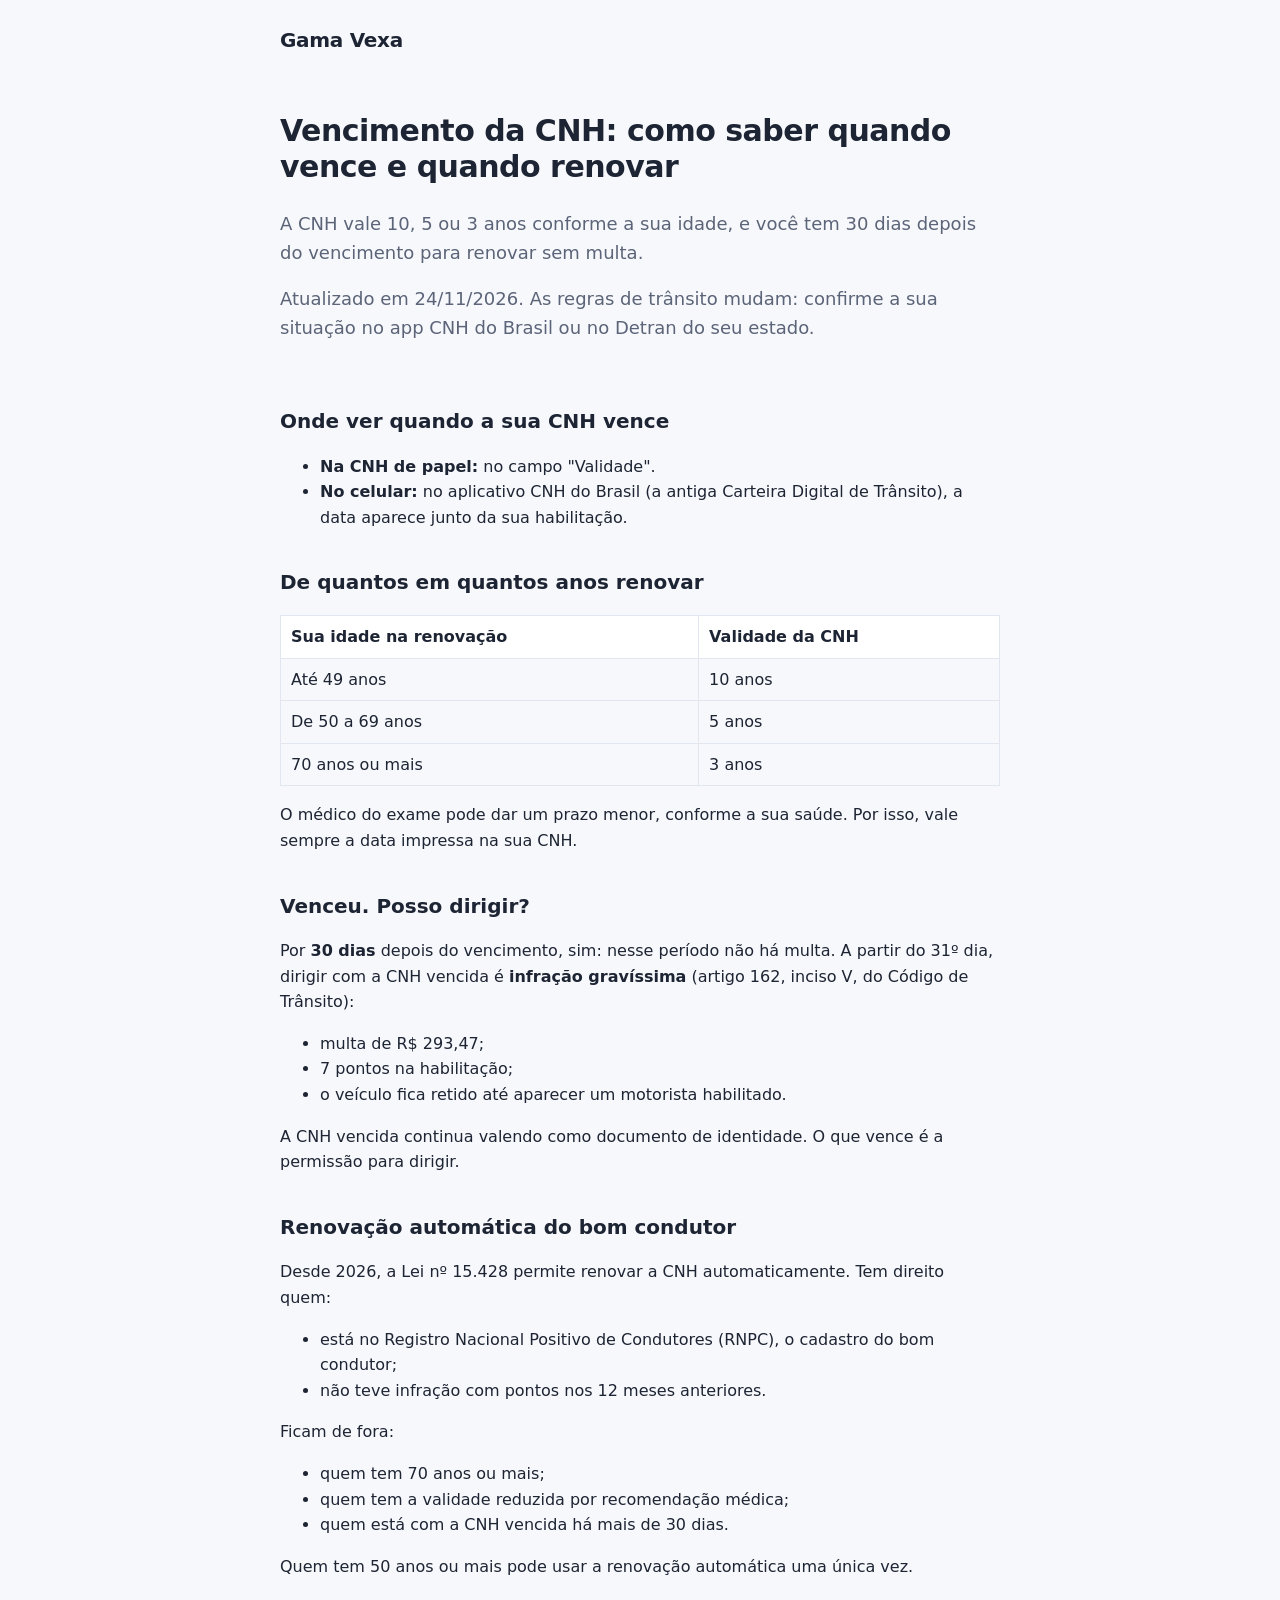
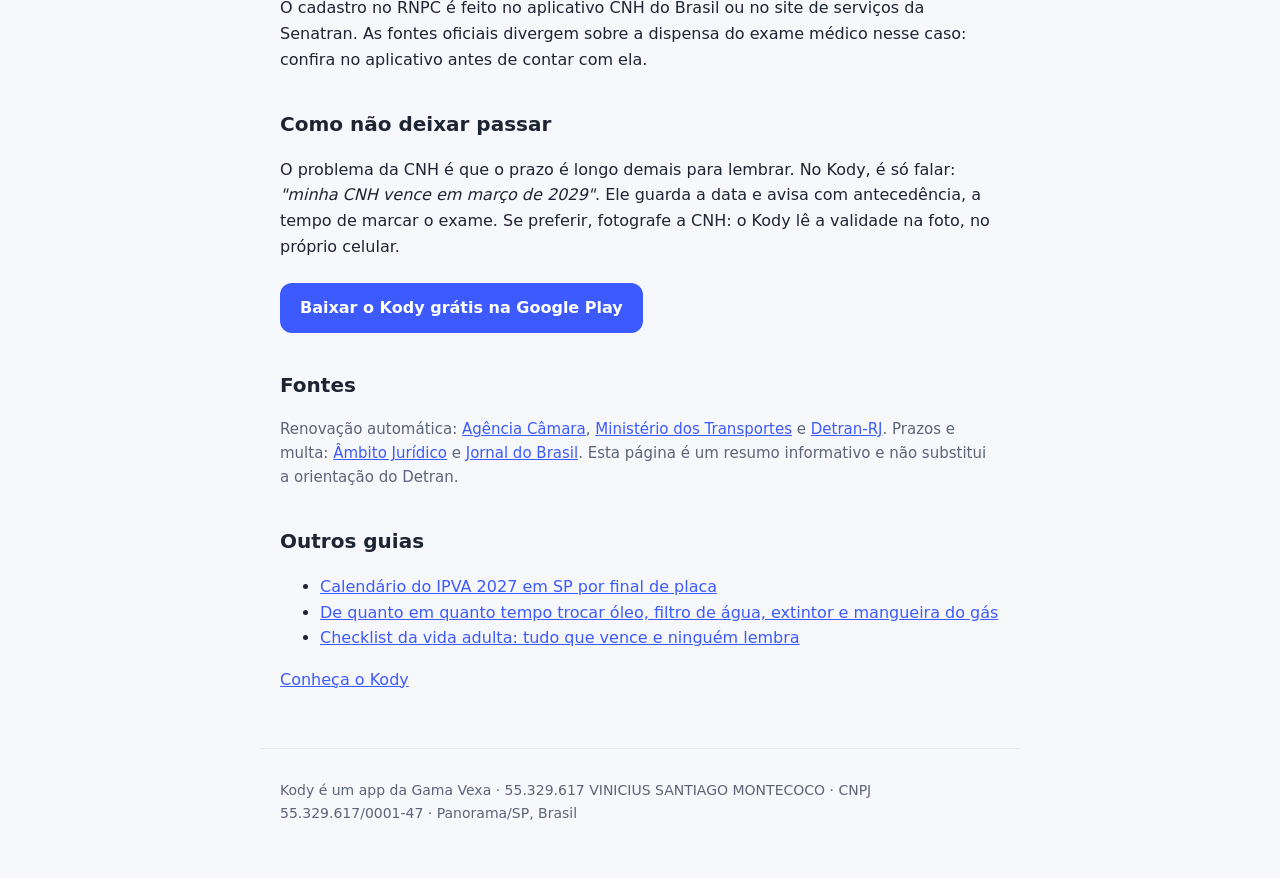
<file: kody/vencimento-cnh.html>
<!doctype html>
<html lang="pt-BR">
<head>
<meta charset="utf-8">
<meta name="viewport" content="width=device-width, initial-scale=1">
<title>Vencimento da CNH: como saber quando vence, prazo para renovar e multa</title>
<meta name="description" content="Onde ver a validade da CNH, de quantos em quantos anos renovar conforme a idade, os 30 dias de tolerância, a multa por CNH vencida e quem tem direito à renovação automática.">
<link rel="canonical" href="https://gamavexa.github.io/kody/vencimento-cnh.html">
<meta property="og:type" content="article">
<meta property="og:locale" content="pt_BR">
<meta property="og:title" content="Vencimento da CNH: como saber quando vence e quando renovar">
<meta property="og:description" content="Validade por idade, os 30 dias de tolerância, a multa e a renovação automática do bom condutor.">
<meta property="og:url" content="https://gamavexa.github.io/kody/vencimento-cnh.html">
<meta property="og:image" content="https://gamavexa.github.io/kody/img/kody-banner-pt.png">
<link rel="icon" href="img/kody-icone.png">
<link rel="stylesheet" href="../estilo.css">
<script type="application/ld+json">
{
  "@context": "https://schema.org",
  "@type": "Article",
  "headline": "Vencimento da CNH: como saber quando vence e quando renovar",
  "datePublished": "2026-11-24",
  "dateModified": "2026-11-24",
  "inLanguage": "pt-BR",
  "author": { "@type": "Organization", "name": "Gama Vexa", "url": "https://gamavexa.github.io/" },
  "publisher": { "@type": "Organization", "name": "Gama Vexa" }
}
</script>
</head>
<body>
<header class="topo">
  <a class="marca" href="../">Gama Vexa</a>
</header>

<main>
  <section class="hero">
    <h1>Vencimento da CNH: como saber quando vence e quando renovar</h1>
    <p>A CNH vale 10, 5 ou 3 anos conforme a sua idade, e você tem 30 dias depois do vencimento para renovar sem multa.</p>
    <p class="nota">Atualizado em 24/11/2026. As regras de trânsito mudam: confirme a sua situação no app CNH do Brasil ou no Detran do seu estado.</p>
  </section>

  <section>
    <h2>Onde ver quando a sua CNH vence</h2>
    <ul>
      <li><strong>Na CNH de papel:</strong> no campo "Validade".</li>
      <li><strong>No celular:</strong> no aplicativo CNH do Brasil (a antiga Carteira Digital de Trânsito), a data aparece junto da sua habilitação.</li>
    </ul>
  </section>

  <section>
    <h2>De quantos em quantos anos renovar</h2>
    <table>
      <thead><tr><th>Sua idade na renovação</th><th>Validade da CNH</th></tr></thead>
      <tbody>
        <tr><td>Até 49 anos</td><td>10 anos</td></tr>
        <tr><td>De 50 a 69 anos</td><td>5 anos</td></tr>
        <tr><td>70 anos ou mais</td><td>3 anos</td></tr>
      </tbody>
    </table>
    <p>O médico do exame pode dar um prazo menor, conforme a sua saúde. Por isso, vale sempre a data impressa na sua CNH.</p>
  </section>

  <section>
    <h2>Venceu. Posso dirigir?</h2>
    <p>Por <strong>30 dias</strong> depois do vencimento, sim: nesse período não há multa. A partir do 31º dia, dirigir com a CNH vencida é <strong>infração gravíssima</strong> (artigo 162, inciso V, do Código de Trânsito):</p>
    <ul>
      <li>multa de R$ 293,47;</li>
      <li>7 pontos na habilitação;</li>
      <li>o veículo fica retido até aparecer um motorista habilitado.</li>
    </ul>
    <p>A CNH vencida continua valendo como documento de identidade. O que vence é a permissão para dirigir.</p>
  </section>

  <section>
    <h2>Renovação automática do bom condutor</h2>
    <p>Desde 2026, a Lei nº 15.428 permite renovar a CNH automaticamente. Tem direito quem:</p>
    <ul>
      <li>está no Registro Nacional Positivo de Condutores (RNPC), o cadastro do bom condutor;</li>
      <li>não teve infração com pontos nos 12 meses anteriores.</li>
    </ul>
    <p>Ficam de fora:</p>
    <ul>
      <li>quem tem 70 anos ou mais;</li>
      <li>quem tem a validade reduzida por recomendação médica;</li>
      <li>quem está com a CNH vencida há mais de 30 dias.</li>
    </ul>
    <p>Quem tem 50 anos ou mais pode usar a renovação automática uma única vez.</p>
    <p>O cadastro no RNPC é feito no aplicativo CNH do Brasil ou no site de serviços da Senatran. As fontes oficiais divergem sobre a dispensa do exame médico nesse caso: confira no aplicativo antes de contar com ela.</p>
  </section>

  <section>
    <h2>Como não deixar passar</h2>
    <p>O problema da CNH é que o prazo é longo demais para lembrar. No Kody, é só falar: <em>"minha CNH vence em março de 2029"</em>. Ele guarda a data e avisa com antecedência, a tempo de marcar o exame. Se preferir, fotografe a CNH: o Kody lê a validade na foto, no próprio celular.</p>
    <a class="botao" href="https://play.google.com/store/apps/details?id=com.kody.app&amp;referrer=utm_source%3Dsite%26utm_medium%3Dguia-cnh">Baixar o Kody grátis na Google Play</a>
  </section>

  <section>
    <h2>Fontes</h2>
    <p class="nota">Renovação automática: <a href="https://www.camara.leg.br/noticias/1279416-nova-lei-permite-renovacao-automatica-da-cnh-para-motoristas-sem-infracoes-nos-ultimos-12-meses/">Agência Câmara</a>, <a href="https://www.gov.br/transportes/pt-br/assuntos/noticias/2026/01/renan-filho-anuncia-renovacao-automatica-para-bom-condutor-valendo-a-partir-desta-sexta-9">Ministério dos Transportes</a> e <a href="https://www.detran.rj.gov.br/todos-os-servicos/servicos-hab/renovacao-da-habilitacao.html">Detran-RJ</a>. Prazos e multa: <a href="https://ambitojuridico.com.br/dirigir-com-cnh-vencida/">Âmbito Jurídico</a> e <a href="https://www.jb.com.br/editorias/2026/10/11/cnh-vencida-prazo-30-dias-renovar.html">Jornal do Brasil</a>. Esta página é um resumo informativo e não substitui a orientação do Detran.</p>
  </section>

  <section>
    <h2>Outros guias</h2>
    <ul>
      <li><a href="ipva-2027-sp.html">Calendário do IPVA 2027 em SP por final de placa</a></li>
      <li><a href="de-quanto-em-quanto-tempo-trocar.html">De quanto em quanto tempo trocar óleo, filtro de água, extintor e mangueira do gás</a></li>
      <li><a href="checklist-vida-adulta.html">Checklist da vida adulta: tudo que vence e ninguém lembra</a></li>
    </ul>
    <p><a href="./">Conheça o Kody</a></p>
  </section>
</main>

<footer>
  <p>Kody é um app da Gama Vexa · 55.329.617 VINICIUS SANTIAGO MONTECOCO · CNPJ 55.329.617/0001-47 · Panorama/SP, Brasil</p>
</footer>
</body>
</html>
</file>
<file: estilo.css>
:root {
  --fundo: #f7f8fb;
  --texto: #1d2433;
  --suave: #5b6478;
  --cartao: #ffffff;
  --borda: #e2e6ef;
  --destaque: #3d5afe;
}
@media (prefers-color-scheme: dark) {
  :root {
    --fundo: #10131a;
    --texto: #e8ebf2;
    --suave: #a0a8ba;
    --cartao: #181c25;
    --borda: #2a303d;
    --destaque: #8c9eff;
  }
}
* { box-sizing: border-box; }
body {
  margin: 0;
  background: var(--fundo);
  color: var(--texto);
  font-family: system-ui, -apple-system, "Segoe UI", sans-serif;
  line-height: 1.6;
}
.topo, main, footer { max-width: 760px; margin: 0 auto; padding: 0 20px; }
.topo { padding-top: 24px; padding-bottom: 8px; }
.marca { font-weight: 800; font-size: 20px; color: var(--texto); text-decoration: none; letter-spacing: -0.3px; }
a { color: var(--destaque); }
h1 { font-size: 30px; line-height: 1.2; letter-spacing: -0.5px; }
h2 { font-size: 20px; margin-top: 36px; }
.hero { padding: 24px 0 8px; }
.hero p { color: var(--suave); font-size: 18px; }
.card {
  display: flex; flex-direction: column; gap: 6px;
  background: var(--cartao); border: 1px solid var(--borda); border-radius: 14px;
  padding: 18px 20px; color: var(--texto); text-decoration: none;
}
.card strong { font-size: 20px; }
.card span { color: var(--suave); }
.card:hover { border-color: var(--destaque); }
.selo { align-self: flex-start; font-size: 13px; font-weight: 700; color: var(--destaque) !important; }
.links { display: flex; flex-wrap: wrap; gap: 10px; padding: 0; list-style: none; }
.links a {
  display: inline-block; padding: 10px 14px; border-radius: 10px;
  background: var(--cartao); border: 1px solid var(--borda); text-decoration: none; font-weight: 600;
}
footer { margin-top: 56px; padding-top: 16px; padding-bottom: 40px; border-top: 1px solid var(--borda); color: var(--suave); font-size: 14px; }
.botao {
  display: inline-block; margin-top: 8px; padding: 12px 20px; border-radius: 12px;
  background: var(--destaque); color: #fff; font-weight: 700; text-decoration: none;
}
@media (prefers-color-scheme: dark) { .botao { color: #10131a; } }
.botao:hover { filter: brightness(1.08); }
.icone-app { width: 72px; height: 72px; border-radius: 18px; }
table { border-collapse: collapse; width: 100%; margin: 12px 0; }
th, td { border: 1px solid var(--borda); padding: 8px 10px; text-align: left; }
th { background: var(--cartao); }
.nota { color: var(--suave); font-size: 15px; }
</file>
